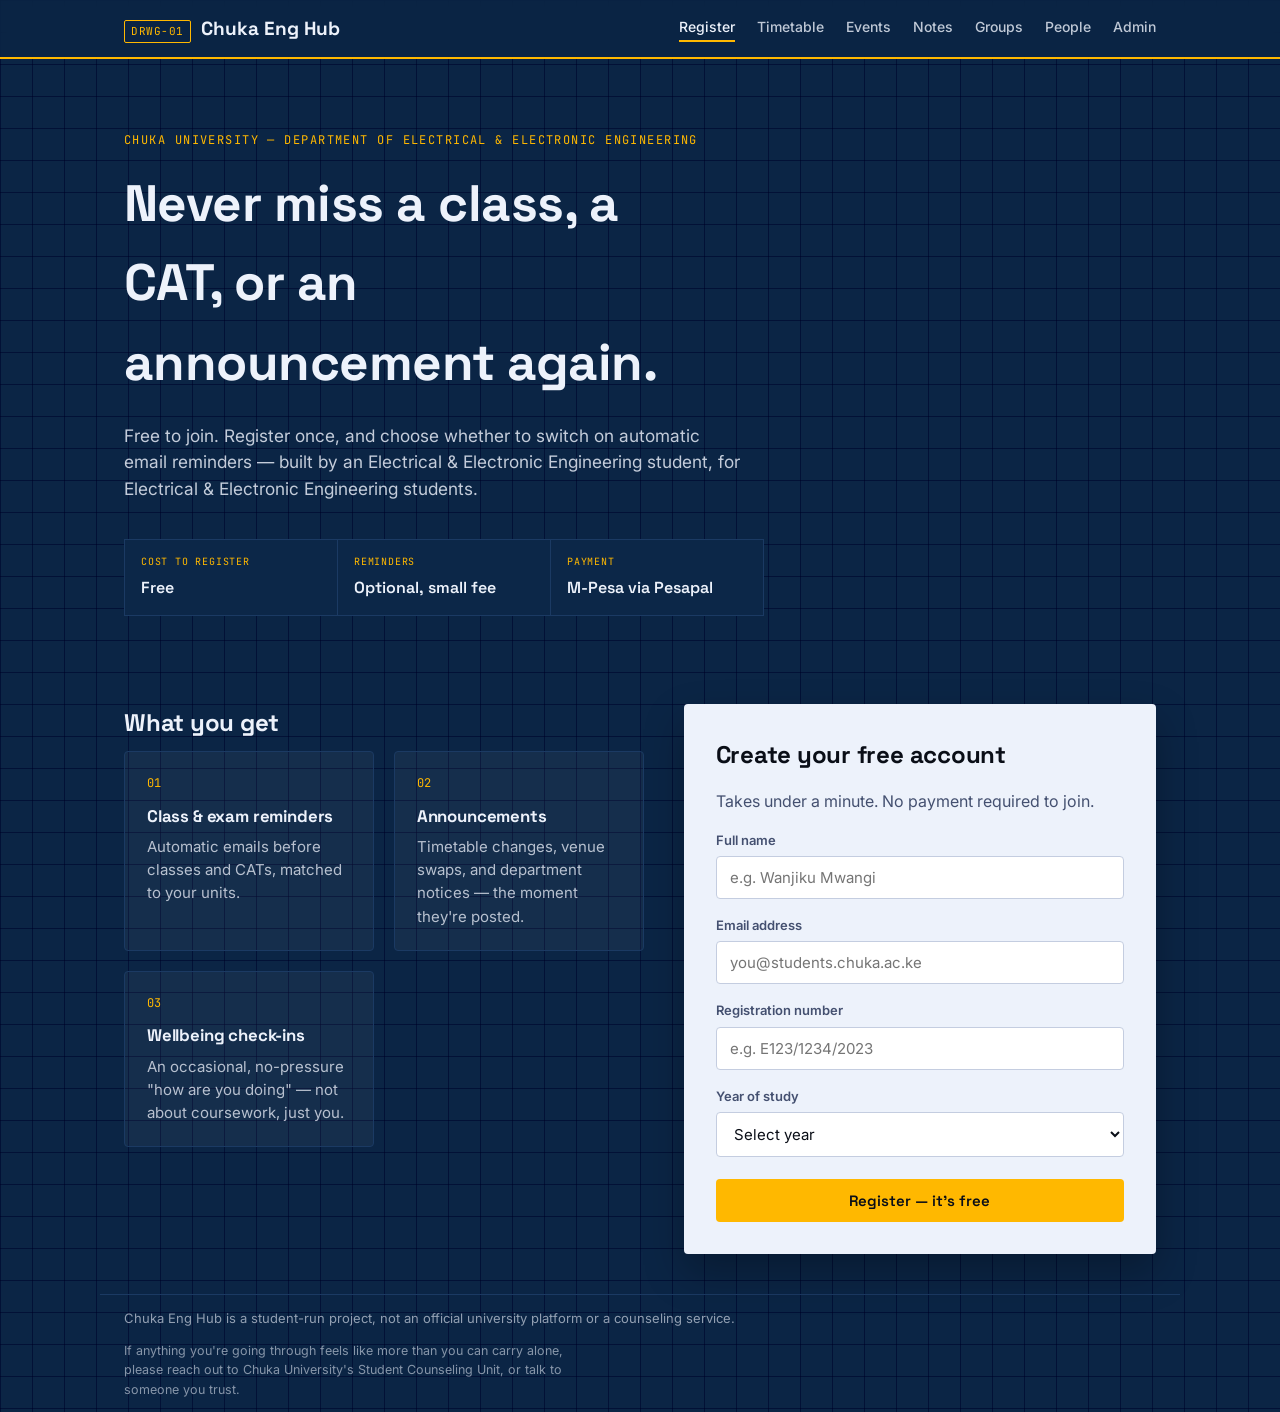
<file: index.html>
<!DOCTYPE html>
<html lang="en">
<head>
<meta charset="UTF-8">
<meta name="viewport" content="width=device-width, initial-scale=1.0">
<title>Chuka Eng Hub — Class reminders &amp; announcements</title>
<meta name="description" content="Free registration for Chuka University Electrical &amp; Electronic Engineering students. Optional automatic class reminders, exam timetables, announcements and wellbeing check-ins.">
<link rel="stylesheet" href="style.css">

<!-- PWA -->
<link rel="manifest" href="manifest.webmanifest">
<meta name="theme-color" content="#0B2545">
<link rel="icon" type="image/png" sizes="32x32" href="icons/favicon-32.png">
<link rel="icon" type="image/png" sizes="16x16" href="icons/favicon-16.png">
<link rel="apple-touch-icon" href="icons/apple-touch-icon.png">
<meta name="apple-mobile-web-app-capable" content="yes">
<meta name="apple-mobile-web-app-status-bar-style" content="black-translucent">
<meta name="apple-mobile-web-app-title" content="Chuka Hub">
</head>
<body>

<header class="title-block">
  <div class="title-block-inner">
    <div class="mark">
      <span class="drwg-no">DRWG-01</span>
      <span class="name">Chuka Eng Hub</span>
    </div>
    <nav>
      <a href="index.html" class="active">Register</a>
      <a href="timetable.html">Timetable</a>
      <a href="events.html">Events</a>
      <a href="notes.html">Notes</a>
      <a href="groups.html">Groups</a>
      <a href="personnel.html">People</a>
      <a href="admin.html">Admin</a>
    </nav>
  </div>
</header>

<main class="wrap">

  <section class="hero">
    <div class="field-label">Chuka University — Department of Electrical &amp; Electronic Engineering</div>
    <h1>Never miss a class, a CAT, or an announcement again.</h1>
    <p class="lede">
      Free to join. Register once, and choose whether to switch on automatic
      email reminders — built by an Electrical &amp; Electronic Engineering student, for Electrical &amp; Electronic Engineering students.
    </p>

    <div class="hero-specs">
      <div><span class="k">Cost to register</span><span class="v">Free</span></div>
      <div><span class="k">Reminders</span><span class="v">Optional, small fee</span></div>
      <div><span class="k">Payment</span><span class="v">M-Pesa via Pesapal</span></div>
    </div>
  </section>

  <section class="two-col">
    <div>
      <h2 style="color:var(--paper)">What you get</h2>
      <div class="grid-3">
        <div class="feature">
          <span class="num">01</span>
          <h3>Class &amp; exam reminders</h3>
          <p>Automatic emails before classes and CATs, matched to your units.</p>
        </div>
        <div class="feature">
          <span class="num">02</span>
          <h3>Announcements</h3>
          <p>Timetable changes, venue swaps, and department notices — the moment they're posted.</p>
        </div>
        <div class="feature">
          <span class="num">03</span>
          <h3>Wellbeing check-ins</h3>
          <p>An occasional, no-pressure "how are you doing" — not about coursework, just you.</p>
        </div>
      </div>
    </div>

    <div class="panel" id="register-panel">
      <h2>Create your free account</h2>
      <p>Takes under a minute. No payment required to join.</p>

      <form id="register-form">
        <label for="name">Full name</label>
        <input id="name" name="name" type="text" required placeholder="e.g. Wanjiku Mwangi">

        <label for="email">Email address</label>
        <input id="email" name="email" type="email" required placeholder="you@students.chuka.ac.ke">

        <label for="regNumber">Registration number</label>
        <input id="regNumber" name="regNumber" type="text" required placeholder="e.g. E123/1234/2023">

        <label for="year">Year of study</label>
        <input type="hidden" id="programme" name="programme" value="Electrical &amp; Electronic Engineering">
        <select id="year" name="year" required>
          <option value="" disabled selected>Select year</option>
          <option value="First Year">First Year</option>
          <option value="Second Year">Second Year</option>
          <option value="Third Year">Third Year</option>
          <option value="Fourth Year">Fourth Year</option>
          <option value="Fifth Year">Fifth Year</option>
        </select>

        <button type="submit" class="btn btn-primary btn-block" id="register-btn">Register — it's free</button>
        <div class="msg" id="register-msg"></div>
      </form>

      <div id="post-register" style="display:none; margin-top:24px; border-top:1px solid #DCE3F0; padding-top:20px;">
        <p style="margin-top:0;"><strong>You're registered.</strong> Want automatic reminders too?</p>
        <button class="btn btn-ghost btn-block" id="activate-btn">Activate reminders (optional, small fee)</button>
        <p class="support-note">You can skip this — you'll still see the public timetable and events pages.</p>
      </div>
    </div>
  </section>

</main>

<footer class="wrap">
  <p>Chuka Eng Hub is a student-run project, not an official university platform or a counseling service.</p>
  <p class="support-note">If anything you're going through feels like more than you can carry alone, please reach out to Chuka University's Student Counseling Unit, or talk to someone you trust.</p>
</footer>

<script src="app.js"></script>
<script>
  const form = document.getElementById("register-form");
  const msg = document.getElementById("register-msg");
  const btn = document.getElementById("register-btn");
  const postRegister = document.getElementById("post-register");
  let registeredEmail = "";

  form.addEventListener("submit", async (e) => {
    e.preventDefault();
    btn.disabled = true;
    btn.textContent = "Registering...";

    const payload = {
      name: form.name.value.trim(),
      email: form.email.value.trim().toLowerCase(),
      regNumber: form.regNumber.value.trim(),
      programme: form.programme.value.trim(),
      year: form.year.value
    };

    try {
      const result = await callBackend("register", payload);
      if (result.success) {
        showMsg(msg, "You're in! Check your email for confirmation.", true);
        registeredEmail = payload.email;
        postRegister.style.display = "block";
        form.style.display = "none";
      } else {
        showMsg(msg, result.error || "Something went wrong. Try again.", false);
      }
    } catch (err) {
      showMsg(msg, "Couldn't reach the server. Check your connection and try again.", false);
    } finally {
      btn.disabled = false;
      btn.textContent = "Register — it's free";
    }
  });

  document.getElementById("activate-btn").addEventListener("click", async () => {
    const activateBtn = document.getElementById("activate-btn");
    activateBtn.disabled = true;
    activateBtn.textContent = "Redirecting to payment...";
    try {
      const result = await callBackend("initiatePayment", { email: registeredEmail });
      if (result.success && result.redirectUrl) {
        window.location.href = result.redirectUrl;
      } else {
        activateBtn.disabled = false;
        activateBtn.textContent = "Activate reminders (optional, small fee)";
        alert(result.error || "Couldn't start payment. Try again shortly.");
      }
    } catch (err) {
      activateBtn.disabled = false;
      activateBtn.textContent = "Activate reminders (optional, small fee)";
      alert("Couldn't reach the server.");
    }
  });
</script>
</body>
</html>
</file>
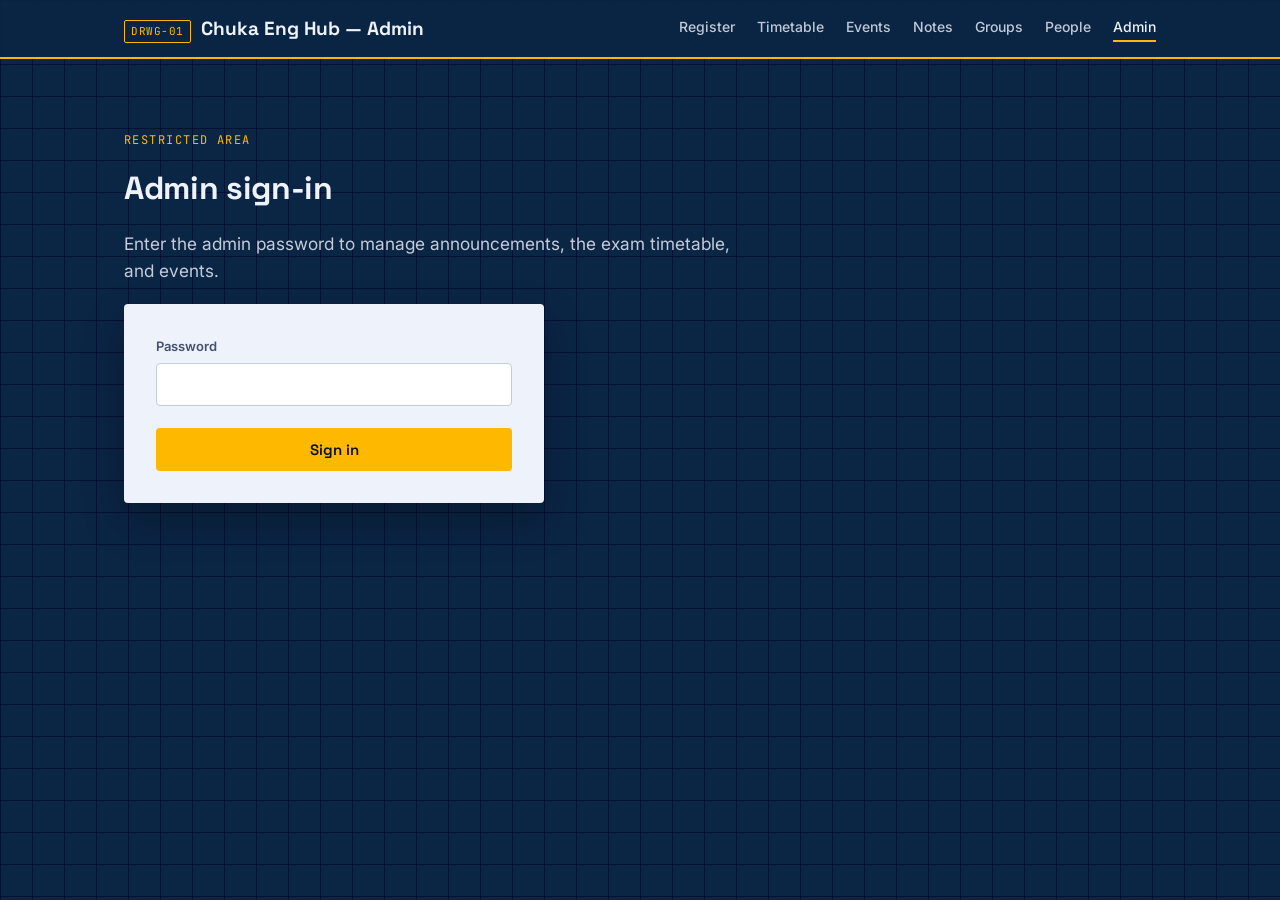
<file: admin.html>
<!DOCTYPE html>
<html lang="en">
<head>
<meta charset="UTF-8">
<meta name="viewport" content="width=device-width, initial-scale=1.0">
<title>Admin — Chuka Eng Hub</title>
<link rel="stylesheet" href="style.css">

<!-- PWA -->
<link rel="manifest" href="manifest.webmanifest">
<meta name="theme-color" content="#0B2545">
<link rel="icon" type="image/png" sizes="32x32" href="icons/favicon-32.png">
<link rel="icon" type="image/png" sizes="16x16" href="icons/favicon-16.png">
<link rel="apple-touch-icon" href="icons/apple-touch-icon.png">
<meta name="apple-mobile-web-app-capable" content="yes">
<meta name="apple-mobile-web-app-status-bar-style" content="black-translucent">
<meta name="apple-mobile-web-app-title" content="Chuka Hub">
</head>
<body>

<header class="title-block">
  <div class="title-block-inner">
    <div class="mark">
      <span class="drwg-no">DRWG-01</span>
      <span class="name">Chuka Eng Hub — Admin</span>
    </div>
    <nav>
      <a href="index.html">Register</a>
      <a href="timetable.html">Timetable</a>
      <a href="events.html">Events</a>
      <a href="notes.html">Notes</a>
      <a href="groups.html">Groups</a>
      <a href="personnel.html">People</a>
      <a href="admin.html" class="active">Admin</a>
    </nav>
  </div>
</header>

<main class="wrap">

  <section id="signin-section" class="hero" style="padding-bottom:0;">
    <div class="field-label">Restricted area</div>
    <h1 style="font-size:2rem;">Admin sign-in</h1>
    <p class="lede">Enter the admin password to manage announcements, the exam timetable, and events.</p>

    <div class="panel" style="max-width:420px; margin-top:20px;">
      <form id="password-form">
        <label for="admin-password">Password</label>
        <input id="admin-password" type="password" required autocomplete="current-password">
        <button class="btn btn-primary btn-block" type="submit">Sign in</button>
        <div class="msg" id="signin-msg"></div>
      </form>
    </div>
  </section>

  <section id="admin-section" style="display:none;">
    <p style="color:rgba(237,242,251,0.75);">Signed in as admin.
      <button id="logout-btn" class="btn-ghost" style="border:none; text-decoration:underline; background:none; cursor:pointer; padding:0; color:inherit; font-family:inherit;">Sign out</button>
    </p>

    <div class="panel" style="margin-top:20px;">
      <h2 style="margin-bottom:4px;">Manage classes</h2>
      <p style="margin-top:0; font-size:14px;">Add each class (e.g. "EEE Y2A", "EEE Y3B") once here — it then shows
        up as an option everywhere below: the weekly timetable, exam entries, events, groups, and the
        leadership/lecturer directory.</p>
      <form id="class-add-form" class="two-col" style="align-items:end;">
        <div>
          <label for="cls-name">Class name</label>
          <input id="cls-name" required type="text" placeholder="e.g. EEE Y2A">
        </div>
        <div>
          <button class="btn btn-primary" type="submit" style="margin-top:22px;">Add class</button>
        </div>
      </form>
      <div class="msg" id="class-add-msg"></div>
      <div id="classes-list" style="margin-top:14px; font-size:14px; color:var(--ink-soft);">Loading classes...</div>
    </div>

    <div class="grid-3" style="align-items:stretch; margin-top:24px;">

      <div class="panel">
        <h2>Post an announcement</h2>
        <form id="announcement-form">
          <label for="a-title">Title</label>
          <input id="a-title" required type="text" placeholder="e.g. CAT 2 postponed">

          <label for="a-body">Message</label>
          <textarea id="a-body" required placeholder="Full announcement text sent to all activated members."></textarea>

          <button class="btn btn-primary btn-block" type="submit">Send announcement now</button>
          <div class="msg" id="announcement-msg"></div>
        </form>
      </div>

      <div class="panel">
        <h2>Add class timetable entry</h2>
        <p style="margin-top:0; font-size:13px;">Repeats weekly on the selected day.</p>
        <form id="class-form">
          <label for="c-class">Class</label>
          <select id="c-class" required></select>

          <label for="c-day">Day</label>
          <select id="c-day" required>
            <option value="" disabled selected>Select day</option>
            <option value="Monday">Monday</option>
            <option value="Tuesday">Tuesday</option>
            <option value="Wednesday">Wednesday</option>
            <option value="Thursday">Thursday</option>
            <option value="Friday">Friday</option>
            <option value="Saturday">Saturday</option>
          </select>

          <label for="c-code">Unit code</label>
          <input id="c-code" required type="text" placeholder="e.g. EEE 2201">

          <label for="c-name">Unit name</label>
          <input id="c-name" required type="text" placeholder="e.g. Circuit Theory II">

          <label for="c-time">Time</label>
          <input id="c-time" required type="time">

          <label for="c-venue">Venue</label>
          <input id="c-venue" required type="text" placeholder="e.g. ETB 3">

          <label for="c-lecturer">Lecturer (optional)</label>
          <input id="c-lecturer" type="text" placeholder="e.g. Dr. Kamau">

          <button class="btn btn-primary btn-block" type="submit">Add to class timetable</button>
          <div class="msg" id="class-msg"></div>
        </form>
      </div>

      <div class="panel">
        <h2>Add exam timetable entry</h2>
        <form id="exam-form">
          <label for="e-class">Class (optional)</label>
          <select id="e-class"></select>

          <label for="e-code">Unit code</label>
          <input id="e-code" required type="text" placeholder="e.g. EEE 2201">

          <label for="e-name">Unit name</label>
          <input id="e-name" required type="text" placeholder="e.g. Circuit Theory II">

          <label for="e-date">Date</label>
          <input id="e-date" required type="date">

          <label for="e-time">Time</label>
          <input id="e-time" required type="time">

          <label for="e-venue">Venue</label>
          <input id="e-venue" required type="text" placeholder="e.g. ETB 3">

          <label for="e-notes">Notes (optional)</label>
          <input id="e-notes" type="text" placeholder="e.g. Bring calculator">

          <button class="btn btn-primary btn-block" type="submit">Add to timetable</button>
          <div class="msg" id="exam-msg"></div>
        </form>
      </div>

    </div>

    <div class="panel" style="margin-top:24px;">
      <h2>Add event</h2>
      <form id="event-form">
        <div class="two-col">
          <div>
            <label for="ev-class">Class (optional)</label>
            <select id="ev-class"></select>

            <label for="ev-name">Event name</label>
            <input id="ev-name" required type="text" placeholder="e.g. Engineering Career Fair">

            <label for="ev-date">Date</label>
            <input id="ev-date" required type="date">

            <label for="ev-time">Time (optional)</label>
            <input id="ev-time" type="time">
          </div>
          <div>
            <label for="ev-location">Location</label>
            <input id="ev-location" required type="text" placeholder="e.g. ETB Grounds">

            <label for="ev-description">Description</label>
            <textarea id="ev-description" required placeholder="Short description shown on the events page."></textarea>

            <label style="display:flex; align-items:center; gap:8px; margin-top:14px;">
              <input type="checkbox" id="ev-notify" style="width:auto;">
              <span style="font-weight:500;">Email activated members about this event</span>
            </label>
          </div>
        </div>
        <button class="btn btn-primary btn-block" type="submit">Publish event</button>
        <div class="msg" id="event-msg"></div>
      </form>
    </div>
    <div class="panel" style="margin-top:24px;">
      <h2>Add note / document</h2>
      <p style="margin-top:0;">Host the actual file on Google Drive (set sharing to "Anyone with the link can view"), then paste that link below — only the link and details are stored here.</p>
      <form id="document-form">
        <div class="two-col">
          <div>
            <label for="d-title">Title</label>
            <input id="d-title" required type="text" placeholder="e.g. Circuit Theory II — CAT 1 2025">

            <label for="d-unit">Unit</label>
            <input id="d-unit" type="text" placeholder="e.g. EEE 2201">

            <label for="d-year">Year</label>
            <select id="d-year">
              <option value="">Not year-specific</option>
              <option value="First Year">First Year</option>
              <option value="Second Year">Second Year</option>
              <option value="Third Year">Third Year</option>
              <option value="Fourth Year">Fourth Year</option>
              <option value="Fifth Year">Fifth Year</option>
            </select>
          </div>
          <div>
            <label for="d-description">Description</label>
            <textarea id="d-description" placeholder="Short description shown on the notes page."></textarea>

            <label for="d-link">File link (Google Drive, etc.)</label>
            <input id="d-link" required type="url" placeholder="https://drive.google.com/...">
          </div>
        </div>
        <button class="btn btn-primary btn-block" type="submit">Publish document</button>
        <div class="msg" id="document-msg"></div>
      </form>
    </div>
    <div class="panel" style="margin-top:24px;">
      <h2>Add leadership / lecturer</h2>
      <p style="margin-top:0;">Host the photo on Google Drive or any public image host, then paste the direct image link below.</p>
      <form id="personnel-form">
        <div class="two-col">
          <div>
            <label for="p-class">Class (optional)</label>
            <select id="p-class"></select>

            <label for="p-name">Name</label>
            <input id="p-name" required type="text" placeholder="e.g. Dr. Kamau">

            <label for="p-role">Role / title</label>
            <input id="p-role" required type="text" placeholder="e.g. Class President / Lecturer, Circuit Theory II">

            <label for="p-category">Category</label>
            <select id="p-category" required>
              <option value="" disabled selected>Select category</option>
              <option value="Leadership">Class Leadership</option>
              <option value="Lecturer">Lecturer</option>
            </select>

            <label for="p-photo">Photo URL (optional)</label>
            <input id="p-photo" type="url" placeholder="https://...">
          </div>
          <div>
            <label for="p-email">Email (optional)</label>
            <input id="p-email" type="email" placeholder="name@chuka.ac.ke">

            <label for="p-phone">Phone (optional)</label>
            <input id="p-phone" type="text" placeholder="e.g. 07XX XXX XXX">

            <label for="p-details">Office / other details (optional)</label>
            <textarea id="p-details" placeholder="e.g. Office: ETB 210, Consultation hours: Tue 2-4pm"></textarea>
          </div>
        </div>
        <button class="btn btn-primary btn-block" type="submit">Add to directory</button>
        <div class="msg" id="personnel-msg"></div>
      </form>
    </div>
  </section>

</main>

<script src="app.js"></script>
<script>
  let adminPassword = null;

  // Restore session for this tab only (cleared on close) so a refresh
  // doesn't force re-entering the password every time.
  adminPassword = sessionStorage.getItem("cehAdminPw");
  if (adminPassword) showAdminSection();

  document.getElementById("password-form").addEventListener("submit", async (e) => {
    e.preventDefault();
    const msg = document.getElementById("signin-msg");
    const pw = document.getElementById("admin-password").value;
    const result = await callBackend("verifyAdmin", { password: pw });
    if (result.success) {
      adminPassword = pw;
      sessionStorage.setItem("cehAdminPw", pw);
      showAdminSection();
    } else {
      showMsg(msg, result.error || "Incorrect password.", false);
    }
  });

  document.getElementById("logout-btn").addEventListener("click", () => {
    sessionStorage.removeItem("cehAdminPw");
    adminPassword = null;
    document.getElementById("admin-section").style.display = "none";
    document.getElementById("signin-section").style.display = "block";
    document.getElementById("admin-password").value = "";
  });

  function showAdminSection() {
    document.getElementById("signin-section").style.display = "none";
    document.getElementById("admin-section").style.display = "block";
    refreshClasses();
  }

  // ---- Classes ----
  async function refreshClasses() {
    const classes = await fetchClasses();

    populateClassSelect(document.getElementById("c-class"), classes, "require");
    populateClassSelect(document.getElementById("e-class"), classes, "optional");
    populateClassSelect(document.getElementById("ev-class"), classes, "optional");
    populateClassSelect(document.getElementById("p-class"), classes, "optional");

    const list = document.getElementById("classes-list");
    list.innerHTML = classes.length
      ? classes.map(c => `<span style="display:inline-block; background:rgba(11,37,69,0.06); border-radius:999px; padding:4px 12px; margin:0 6px 6px 0;">${c}</span>`).join("")
      : "No classes added yet — add the first one above.";
  }

  document.getElementById("class-add-form").addEventListener("submit", async (e) => {
    e.preventDefault();
    const msg = document.getElementById("class-add-msg");
    const result = await callBackend("addClass", {
      password: adminPassword,
      className: document.getElementById("cls-name").value.trim()
    });
    showMsg(msg, result.success ? "Class added." : (result.error || "Failed to add."), result.success);
    if (result.success) {
      e.target.reset();
      refreshClasses();
    }
  });

  // ---- Announcement ----
  document.getElementById("announcement-form").addEventListener("submit", async (e) => {
    e.preventDefault();
    const msg = document.getElementById("announcement-msg");
    const result = await callBackend("postAnnouncement", {
      password: adminPassword,
      title: document.getElementById("a-title").value.trim(),
      body: document.getElementById("a-body").value.trim()
    });
    showMsg(msg, result.success ? "Announcement sent." : (result.error || "Failed to send."), result.success);
    if (result.success) e.target.reset();
  });

  // ---- Class timetable ----
  document.getElementById("class-form").addEventListener("submit", async (e) => {
    e.preventDefault();
    const msg = document.getElementById("class-msg");
    const result = await callBackend("addClassEntry", {
      password: adminPassword,
      className: document.getElementById("c-class").value,
      day: document.getElementById("c-day").value,
      unitCode: document.getElementById("c-code").value.trim(),
      unitName: document.getElementById("c-name").value.trim(),
      time: document.getElementById("c-time").value,
      venue: document.getElementById("c-venue").value.trim(),
      lecturer: document.getElementById("c-lecturer").value.trim()
    });
    showMsg(msg, result.success ? "Added to class timetable." : (result.error || "Failed to add."), result.success);
    if (result.success) e.target.reset();
  });

  // ---- Exam timetable ----
  document.getElementById("exam-form").addEventListener("submit", async (e) => {
    e.preventDefault();
    const msg = document.getElementById("exam-msg");
    const result = await callBackend("addExamEntry", {
      password: adminPassword,
      className: document.getElementById("e-class").value,
      unitCode: document.getElementById("e-code").value.trim(),
      unitName: document.getElementById("e-name").value.trim(),
      date: document.getElementById("e-date").value,
      time: document.getElementById("e-time").value,
      venue: document.getElementById("e-venue").value.trim(),
      notes: document.getElementById("e-notes").value.trim()
    });
    showMsg(msg, result.success ? "Added to timetable." : (result.error || "Failed to add."), result.success);
    if (result.success) e.target.reset();
  });

  // ---- Event ----
  document.getElementById("event-form").addEventListener("submit", async (e) => {
    e.preventDefault();
    const msg = document.getElementById("event-msg");
    const result = await callBackend("addEvent", {
      password: adminPassword,
      className: document.getElementById("ev-class").value,
      eventName: document.getElementById("ev-name").value.trim(),
      date: document.getElementById("ev-date").value,
      time: document.getElementById("ev-time").value,
      location: document.getElementById("ev-location").value.trim(),
      description: document.getElementById("ev-description").value.trim(),
      notifyMembers: document.getElementById("ev-notify").checked
    });
    showMsg(msg, result.success ? "Event published." : (result.error || "Failed to publish."), result.success);
    if (result.success) e.target.reset();
  });

  // ---- Document ----
  document.getElementById("document-form").addEventListener("submit", async (e) => {
    e.preventDefault();
    const msg = document.getElementById("document-msg");
    const result = await callBackend("addDocument", {
      password: adminPassword,
      title: document.getElementById("d-title").value.trim(),
      unit: document.getElementById("d-unit").value.trim(),
      year: document.getElementById("d-year").value,
      description: document.getElementById("d-description").value.trim(),
      fileLink: document.getElementById("d-link").value.trim()
    });
    showMsg(msg, result.success ? "Document published." : (result.error || "Failed to publish."), result.success);
    if (result.success) e.target.reset();
  });

  // ---- Personnel ----
  document.getElementById("personnel-form").addEventListener("submit", async (e) => {
    e.preventDefault();
    const msg = document.getElementById("personnel-msg");
    const result = await callBackend("addPersonnel", {
      password: adminPassword,
      className: document.getElementById("p-class").value,
      name: document.getElementById("p-name").value.trim(),
      role: document.getElementById("p-role").value.trim(),
      category: document.getElementById("p-category").value,
      photoUrl: document.getElementById("p-photo").value.trim(),
      email: document.getElementById("p-email").value.trim(),
      phone: document.getElementById("p-phone").value.trim(),
      officeOrDetails: document.getElementById("p-details").value.trim()
    });
    showMsg(msg, result.success ? "Added to directory." : (result.error || "Failed to add."), result.success);
    if (result.success) e.target.reset();
  });
</script>
</body>
</html>
</file>
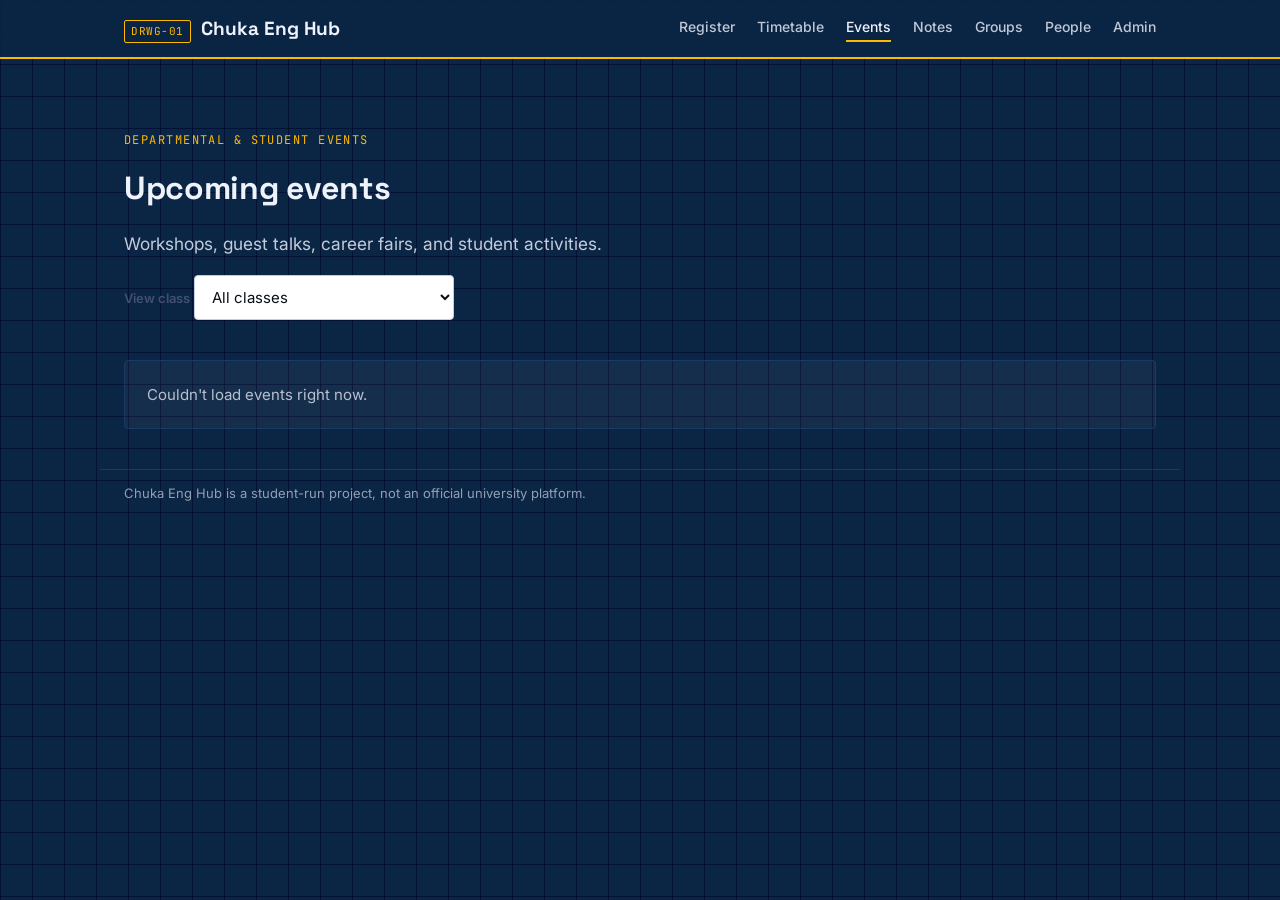
<file: events.html>
<!DOCTYPE html>
<html lang="en">
<head>
<meta charset="UTF-8">
<meta name="viewport" content="width=device-width, initial-scale=1.0">
<title>Events — Chuka Eng Hub</title>
<link rel="stylesheet" href="style.css">

<!-- PWA -->
<link rel="manifest" href="manifest.webmanifest">
<meta name="theme-color" content="#0B2545">
<link rel="icon" type="image/png" sizes="32x32" href="icons/favicon-32.png">
<link rel="icon" type="image/png" sizes="16x16" href="icons/favicon-16.png">
<link rel="apple-touch-icon" href="icons/apple-touch-icon.png">
<meta name="apple-mobile-web-app-capable" content="yes">
<meta name="apple-mobile-web-app-status-bar-style" content="black-translucent">
<meta name="apple-mobile-web-app-title" content="Chuka Hub">
</head>
<body>

<header class="title-block">
  <div class="title-block-inner">
    <div class="mark">
      <span class="drwg-no">DRWG-01</span>
      <span class="name">Chuka Eng Hub</span>
    </div>
    <nav>
      <a href="index.html">Register</a>
      <a href="timetable.html">Timetable</a>
      <a href="events.html" class="active">Events</a>
      <a href="notes.html">Notes</a>
      <a href="groups.html">Groups</a>
      <a href="personnel.html">People</a>
      <a href="admin.html">Admin</a>
    </nav>
  </div>
</header>

<main class="wrap">
  <section class="hero" style="padding-bottom:0;">
    <div class="field-label">Departmental &amp; student events</div>
    <h1 style="font-size:2rem;">Upcoming events</h1>
    <p class="lede">Workshops, guest talks, career fairs, and student activities.</p>
    <label for="events-class-filter" style="display:inline-block; margin-top:6px;">View class</label>
    <select id="events-class-filter" style="max-width:260px;"></select>
  </section>

  <section>
    <div class="grid-3" id="events-grid" style="margin-top:0;">
      <div class="feature"><p style="margin:0;">Loading events...</p></div>
    </div>
  </section>
</main>

<footer class="wrap">
  <p>Chuka Eng Hub is a student-run project, not an official university platform.</p>
</footer>

<script src="app.js"></script>
<script>
  async function loadEvents(classFilter = "") {
    const grid = document.getElementById("events-grid");
    try {
      const result = await callBackend("getEvents", { class: classFilter }, "GET");
      if (!result.success || !result.rows || result.rows.length === 0) {
        grid.innerHTML = `<div class="feature"><p style="margin:0;">No events published yet${classFilter ? " for this class" : ""} — check back soon.</p></div>`;
        return;
      }
      grid.innerHTML = result.rows.map(r => `
        <div class="feature">
          <span class="num mono">${formatDate(r.date)}${r.time ? " · " + r.time : ""}</span>
          <h3>${r.eventName || ""}</h3>
          <p>${r.description || ""}</p>
          <p style="margin-top:8px; opacity:0.8;">${r.location ? "📍 " + r.location : ""}</p>
          <p style="margin-top:8px; font-size:12px; color:var(--amber);">${r.className || "General / all classes"}</p>
        </div>
      `).join("");
    } catch (err) {
      grid.innerHTML = `<div class="feature"><p style="margin:0;">Couldn't load events right now.</p></div>`;
    }
  }

  async function initEventsClassFilter() {
    const classes = await fetchClasses();
    const select = document.getElementById("events-class-filter");
    populateClassSelect(select, classes, "filter");
    select.addEventListener("change", (e) => loadEvents(e.target.value));
  }

  initEventsClassFilter();
  loadEvents();
</script>
</body>
</html>
</file>
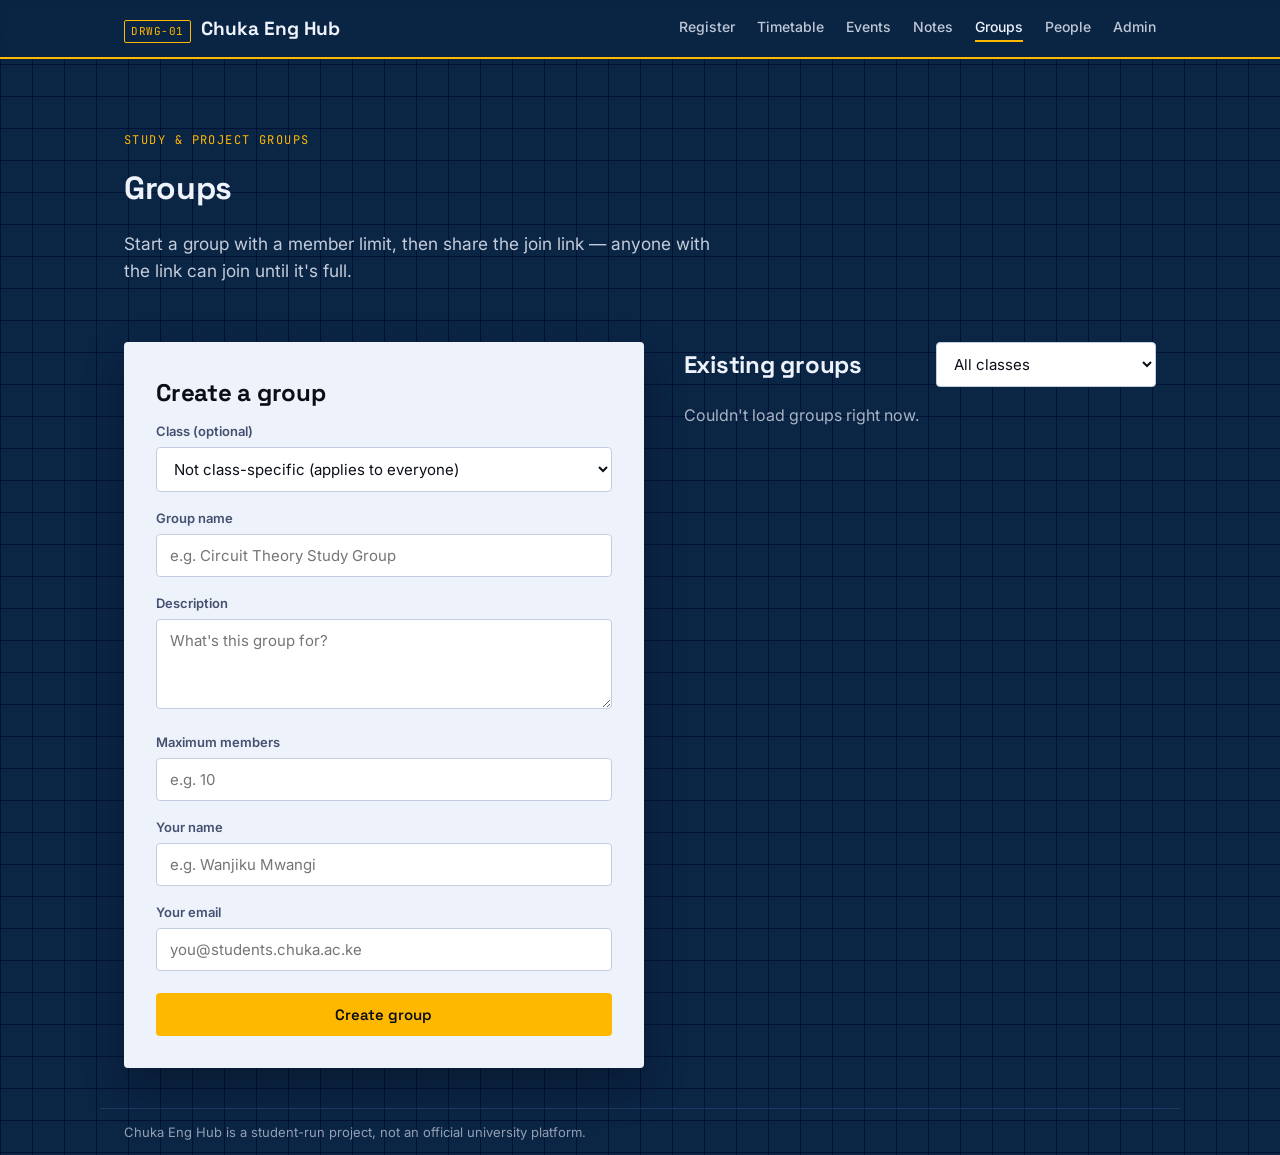
<file: groups.html>
<!DOCTYPE html>
<html lang="en">
<head>
<meta charset="UTF-8">
<meta name="viewport" content="width=device-width, initial-scale=1.0">
<title>Groups — Chuka Eng Hub</title>
<link rel="stylesheet" href="style.css">

<!-- PWA -->
<link rel="manifest" href="manifest.webmanifest">
<meta name="theme-color" content="#0B2545">
<link rel="icon" type="image/png" sizes="32x32" href="icons/favicon-32.png">
<link rel="icon" type="image/png" sizes="16x16" href="icons/favicon-16.png">
<link rel="apple-touch-icon" href="icons/apple-touch-icon.png">
<meta name="apple-mobile-web-app-capable" content="yes">
<meta name="apple-mobile-web-app-status-bar-style" content="black-translucent">
<meta name="apple-mobile-web-app-title" content="Chuka Hub">
</head>
<body>

<header class="title-block">
  <div class="title-block-inner">
    <div class="mark">
      <span class="drwg-no">DRWG-01</span>
      <span class="name">Chuka Eng Hub</span>
    </div>
    <nav>
      <a href="index.html">Register</a>
      <a href="timetable.html">Timetable</a>
      <a href="events.html">Events</a>
      <a href="notes.html">Notes</a>
      <a href="groups.html" class="active">Groups</a>
      <a href="personnel.html">People</a>
      <a href="admin.html">Admin</a>
    </nav>
  </div>
</header>

<main class="wrap">
  <section class="hero" style="padding-bottom:0;">
    <div class="field-label">Study &amp; project groups</div>
    <h1 style="font-size:2rem;">Groups</h1>
    <p class="lede">Start a group with a member limit, then share the join link — anyone with the link can join until it's full.</p>
  </section>

  <section class="two-col">
    <div class="panel">
      <h2>Create a group</h2>
      <form id="create-group-form">
        <label for="g-class">Class (optional)</label>
        <select id="g-class"></select>

        <label for="g-name">Group name</label>
        <input id="g-name" required type="text" placeholder="e.g. Circuit Theory Study Group">

        <label for="g-description">Description</label>
        <textarea id="g-description" placeholder="What's this group for?"></textarea>

        <label for="g-max">Maximum members</label>
        <input id="g-max" required type="number" min="2" max="500" placeholder="e.g. 10">

        <label for="g-your-name">Your name</label>
        <input id="g-your-name" required type="text" placeholder="e.g. Wanjiku Mwangi">

        <label for="g-your-email">Your email</label>
        <input id="g-your-email" required type="email" placeholder="you@students.chuka.ac.ke">

        <button class="btn btn-primary btn-block" type="submit">Create group</button>
        <div class="msg" id="create-msg"></div>
      </form>

      <div id="link-result" style="display:none; margin-top:20px; border-top:1px solid #DCE3F0; padding-top:18px;">
        <p style="margin-top:0;"><strong>Group created!</strong> Share this link so others can join:</p>
        <div class="copy-box">
          <input id="join-link-output" type="text" readonly>
          <button class="btn btn-ghost" id="copy-link-btn" type="button">Copy</button>
        </div>
      </div>
    </div>

    <div>
      <div style="display:flex; align-items:center; justify-content:space-between; flex-wrap:wrap; gap:10px;">
        <h2 style="color:var(--paper); margin:0;">Existing groups</h2>
        <select id="groups-class-filter" style="max-width:220px; margin:0;"></select>
      </div>
      <div id="groups-list" style="margin-top:12px;">
        <p style="color:rgba(237,242,251,0.7);">Loading groups...</p>
      </div>
    </div>
  </section>
</main>

<footer class="wrap">
  <p>Chuka Eng Hub is a student-run project, not an official university platform.</p>
</footer>

<script src="app.js"></script>
<script>
  document.getElementById("create-group-form").addEventListener("submit", async (e) => {
    e.preventDefault();
    const msg = document.getElementById("create-msg");
    const btn = e.target.querySelector("button[type=submit]");
    btn.disabled = true;
    btn.textContent = "Creating...";

    const result = await callBackend("createGroup", {
      className: document.getElementById("g-class").value,
      groupName: document.getElementById("g-name").value.trim(),
      description: document.getElementById("g-description").value.trim(),
      maxMembers: document.getElementById("g-max").value,
      creatorName: document.getElementById("g-your-name").value.trim(),
      creatorEmail: document.getElementById("g-your-email").value.trim()
    });

    btn.disabled = false;
    btn.textContent = "Create group";

    if (result.success) {
      showMsg(msg, "Group created — share the link below.", true);
      document.getElementById("join-link-output").value = result.joinLink;
      document.getElementById("link-result").style.display = "block";
      e.target.reset();
      loadGroups();
    } else {
      showMsg(msg, result.error || "Couldn't create the group.", false);
    }
  });

  document.getElementById("copy-link-btn").addEventListener("click", () => {
    const input = document.getElementById("join-link-output");
    input.select();
    navigator.clipboard.writeText(input.value).then(() => {
      const btn = document.getElementById("copy-link-btn");
      const original = btn.textContent;
      btn.textContent = "Copied!";
      setTimeout(() => btn.textContent = original, 1500);
    });
  });

  function groupCard(g) {
    const pct = Math.min(100, Math.round((g.memberCount / g.maxMembers) * 100));
    const full = g.memberCount >= g.maxMembers;
    return `
      <div class="feature" style="margin-bottom:14px;">
        <h3>${g.groupName}</h3>
        <p>${g.description || ""}</p>
        <div class="group-progress"><div class="group-progress-fill ${full ? "full" : ""}" style="width:${pct}%;"></div></div>
        <p style="margin:6px 0 12px; font-size:13px;">${g.memberCount} / ${g.maxMembers} members ${full ? "— full" : ""}</p>
        ${full ? "" : `<a class="btn btn-primary" style="padding:8px 16px; font-size:13px;" href="join-group.html?token=${g.joinToken}">Join group</a>`}
      </div>
    `;
  }

  async function loadGroups(classFilter = "") {
    const list = document.getElementById("groups-list");
    try {
      const result = await callBackend("getAllGroups", { class: classFilter }, "GET");
      const rows = (result.success && result.rows) ? result.rows : [];
      if (rows.length === 0) {
        list.innerHTML = `<p style="color:rgba(237,242,251,0.7);">No groups yet${classFilter ? " for this class" : ""} — be the first to create one.</p>`;
        return;
      }

      if (classFilter) {
        list.innerHTML = rows.map(groupCard).join("");
      } else {
        list.innerHTML = groupByClass(rows, "Open to everyone").map(bucket => `
          <h3 style="color:var(--paper); margin:18px 0 8px;">${bucket.label}</h3>
          ${bucket.rows.map(groupCard).join("")}
        `).join("");
      }
    } catch (err) {
      list.innerHTML = `<p style="color:rgba(237,242,251,0.7);">Couldn't load groups right now.</p>`;
    }
  }

  async function initClassControls() {
    const classes = await fetchClasses();
    populateClassSelect(document.getElementById("g-class"), classes, "optional");
    populateClassSelect(document.getElementById("groups-class-filter"), classes, "filter");
    document.getElementById("groups-class-filter").addEventListener("change", (e) => loadGroups(e.target.value));
  }

  initClassControls();
  loadGroups();
</script>
</body>
</html>
</file>
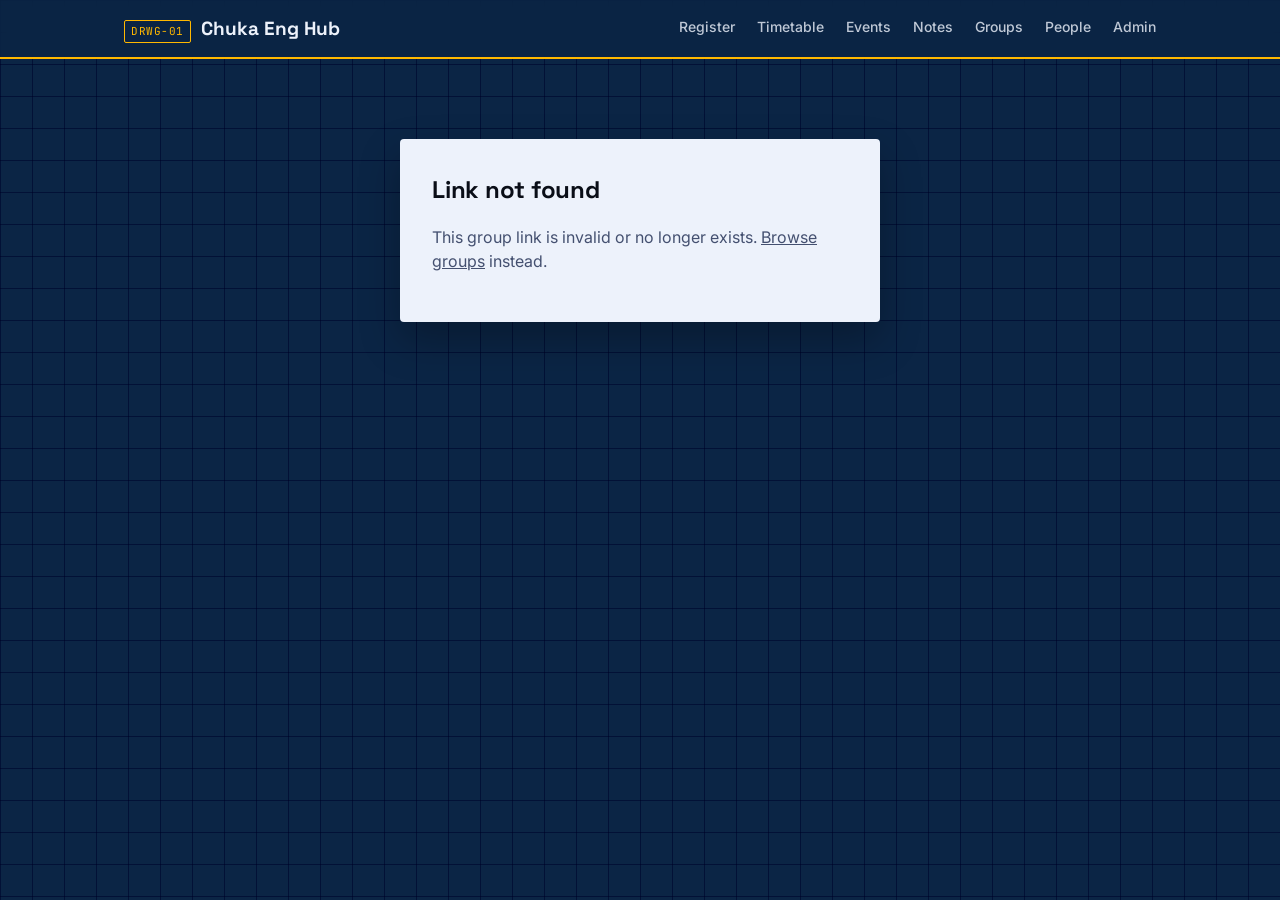
<file: join-group.html>
<!DOCTYPE html>
<html lang="en">
<head>
<meta charset="UTF-8">
<meta name="viewport" content="width=device-width, initial-scale=1.0">
<title>Join Group — Chuka Eng Hub</title>
<link rel="stylesheet" href="style.css">

<!-- PWA -->
<link rel="manifest" href="manifest.webmanifest">
<meta name="theme-color" content="#0B2545">
<link rel="icon" type="image/png" sizes="32x32" href="icons/favicon-32.png">
<link rel="icon" type="image/png" sizes="16x16" href="icons/favicon-16.png">
<link rel="apple-touch-icon" href="icons/apple-touch-icon.png">
<meta name="apple-mobile-web-app-capable" content="yes">
<meta name="apple-mobile-web-app-status-bar-style" content="black-translucent">
<meta name="apple-mobile-web-app-title" content="Chuka Hub">
</head>
<body>

<header class="title-block">
  <div class="title-block-inner">
    <div class="mark">
      <span class="drwg-no">DRWG-01</span>
      <span class="name">Chuka Eng Hub</span>
    </div>
    <nav>
      <a href="index.html">Register</a>
      <a href="timetable.html">Timetable</a>
      <a href="events.html">Events</a>
      <a href="notes.html">Notes</a>
      <a href="groups.html">Groups</a>
      <a href="personnel.html">People</a>
      <a href="admin.html">Admin</a>
    </nav>
  </div>
</header>

<main class="wrap">
  <section>
    <div class="panel" style="max-width:480px; margin:40px auto;">
      <div id="loading">
        <h2>Loading group...</h2>
      </div>

      <div id="group-info" style="display:none;">
        <h2 id="group-name"></h2>
        <p id="group-description" style="margin-top:0;"></p>
        <div class="group-progress"><div class="group-progress-fill" id="progress-fill"></div></div>
        <p id="member-count" style="font-size:13px;"></p>

        <form id="join-form" style="margin-top:20px;">
          <label for="j-name">Your name</label>
          <input id="j-name" required type="text" placeholder="e.g. Wanjiku Mwangi">

          <label for="j-email">Your email</label>
          <input id="j-email" required type="email" placeholder="you@students.chuka.ac.ke">

          <button class="btn btn-primary btn-block" type="submit">Join this group</button>
          <div class="msg" id="join-msg"></div>
        </form>
      </div>

      <div id="group-full" style="display:none;">
        <h2>This group is full</h2>
        <p>No more spots available right now. Check the <a href="groups.html">groups page</a> for other options, or start your own.</p>
      </div>

      <div id="group-error" style="display:none;">
        <h2>Link not found</h2>
        <p>This group link is invalid or no longer exists. <a href="groups.html">Browse groups</a> instead.</p>
      </div>
    </div>
  </section>
</main>

<script src="app.js"></script>
<script>
  const token = new URLSearchParams(window.location.search).get("token");

  async function loadGroup() {
    if (!token) {
      showState("group-error");
      return;
    }
    try {
      const result = await callBackend("getGroupInfo", { token }, "GET");
      if (!result.success) {
        showState("group-error");
        return;
      }
      if (result.isFull) {
        showState("group-full");
        return;
      }
      document.getElementById("group-name").textContent = result.groupName;
      document.getElementById("group-description").textContent = result.description || "";
      const pct = Math.round((result.memberCount / result.maxMembers) * 100);
      document.getElementById("progress-fill").style.width = pct + "%";
      document.getElementById("member-count").textContent = `${result.memberCount} / ${result.maxMembers} members`;
      showState("group-info");
    } catch (err) {
      showState("group-error");
    }
  }

  function showState(id) {
    ["loading", "group-info", "group-full", "group-error"].forEach(s => {
      document.getElementById(s).style.display = s === id ? "block" : "none";
    });
  }

  document.getElementById("join-form").addEventListener("submit", async (e) => {
    e.preventDefault();
    const msg = document.getElementById("join-msg");
    const btn = e.target.querySelector("button[type=submit]");
    btn.disabled = true;
    btn.textContent = "Joining...";

    const result = await callBackend("joinGroup", {
      token,
      name: document.getElementById("j-name").value.trim(),
      email: document.getElementById("j-email").value.trim()
    });

    btn.disabled = false;
    btn.textContent = "Join this group";

    if (result.success) {
      showMsg(msg, `You're in! ${result.memberCount} / ${result.maxMembers} members now.`, true);
      e.target.style.display = "none";
    } else {
      showMsg(msg, result.error || "Couldn't join the group.", false);
    }
  });

  loadGroup();
</script>
</body>
</html>
</file>
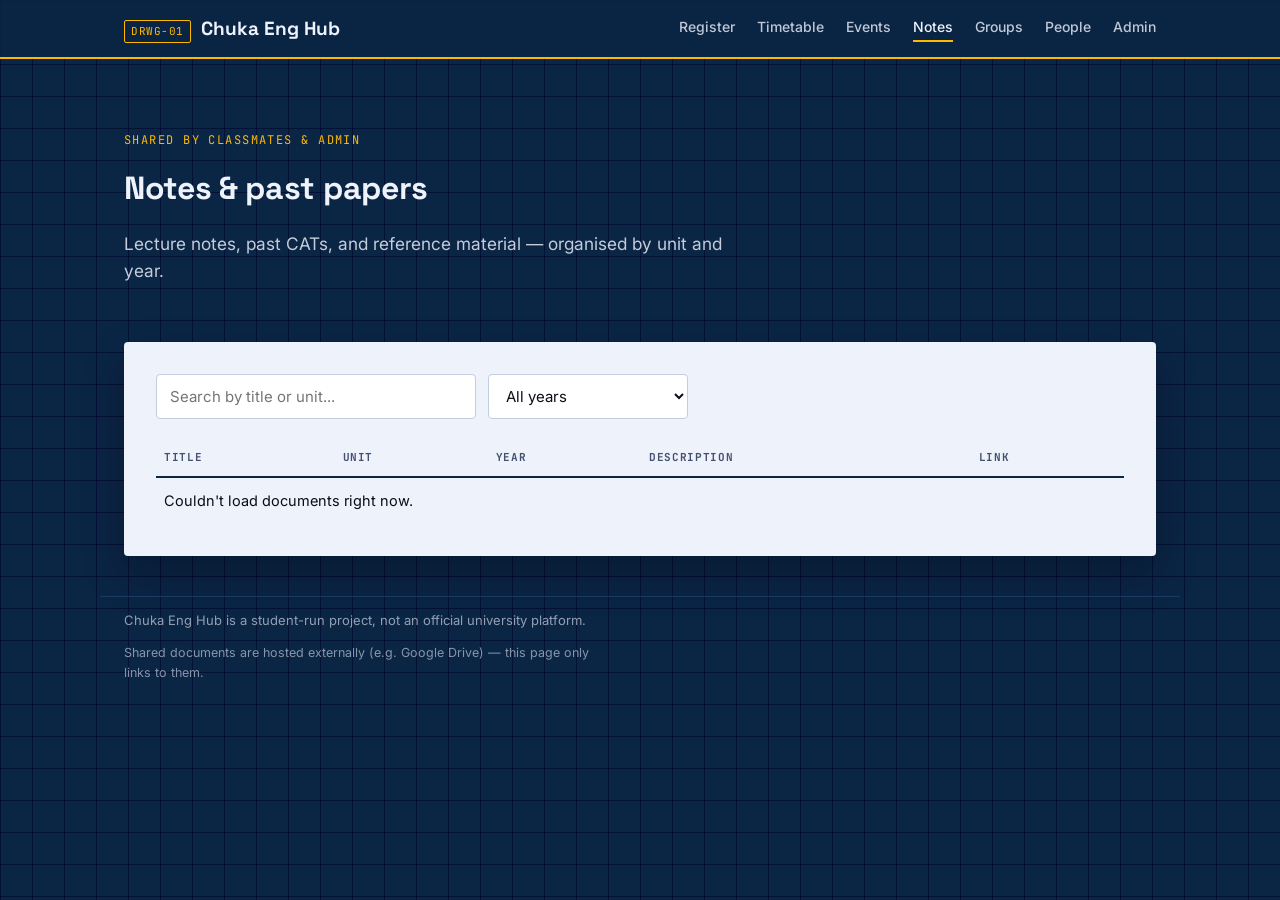
<file: notes.html>
<!DOCTYPE html>
<html lang="en">
<head>
<meta charset="UTF-8">
<meta name="viewport" content="width=device-width, initial-scale=1.0">
<title>Notes &amp; Documents — Chuka Eng Hub</title>
<link rel="stylesheet" href="style.css">

<!-- PWA -->
<link rel="manifest" href="manifest.webmanifest">
<meta name="theme-color" content="#0B2545">
<link rel="icon" type="image/png" sizes="32x32" href="icons/favicon-32.png">
<link rel="icon" type="image/png" sizes="16x16" href="icons/favicon-16.png">
<link rel="apple-touch-icon" href="icons/apple-touch-icon.png">
<meta name="apple-mobile-web-app-capable" content="yes">
<meta name="apple-mobile-web-app-status-bar-style" content="black-translucent">
<meta name="apple-mobile-web-app-title" content="Chuka Hub">
</head>
<body>

<header class="title-block">
  <div class="title-block-inner">
    <div class="mark">
      <span class="drwg-no">DRWG-01</span>
      <span class="name">Chuka Eng Hub</span>
    </div>
    <nav>
      <a href="index.html">Register</a>
      <a href="timetable.html">Timetable</a>
      <a href="events.html">Events</a>
      <a href="notes.html" class="active">Notes</a>
      <a href="groups.html">Groups</a>
      <a href="personnel.html">People</a>
      <a href="admin.html">Admin</a>
    </nav>
  </div>
</header>

<main class="wrap">
  <section class="hero" style="padding-bottom:0;">
    <div class="field-label">Shared by classmates &amp; admin</div>
    <h1 style="font-size:2rem;">Notes &amp; past papers</h1>
    <p class="lede">Lecture notes, past CATs, and reference material — organised by unit and year.</p>
  </section>

  <section>
    <div class="panel">
      <div style="display:flex; gap:12px; flex-wrap:wrap; margin-bottom:20px;">
        <input id="search-box" type="text" placeholder="Search by title or unit..." style="max-width:320px;">
        <select id="year-filter" style="max-width:200px;">
          <option value="">All years</option>
          <option value="First Year">First Year</option>
          <option value="Second Year">Second Year</option>
          <option value="Third Year">Third Year</option>
          <option value="Fourth Year">Fourth Year</option>
          <option value="Fifth Year">Fifth Year</option>
        </select>
      </div>

      <table id="docs-table">
        <thead>
          <tr><th>Title</th><th>Unit</th><th>Year</th><th>Description</th><th>Link</th></tr>
        </thead>
        <tbody id="docs-body">
          <tr><td colspan="5">Loading...</td></tr>
        </tbody>
      </table>
    </div>
  </section>
</main>

<footer class="wrap">
  <p>Chuka Eng Hub is a student-run project, not an official university platform.</p>
  <p class="support-note">Shared documents are hosted externally (e.g. Google Drive) — this page only links to them.</p>
</footer>

<script src="app.js"></script>
<script>
  let allDocs = [];

  async function loadDocuments() {
    const body = document.getElementById("docs-body");
    try {
      const result = await callBackend("getDocuments", {}, "GET");
      allDocs = (result.success && result.rows) ? result.rows : [];
      renderDocs();
    } catch (err) {
      body.innerHTML = `<tr><td colspan="5">Couldn't load documents right now.</td></tr>`;
    }
  }

  function renderDocs() {
    const body = document.getElementById("docs-body");
    const search = document.getElementById("search-box").value.trim().toLowerCase();
    const yearFilter = document.getElementById("year-filter").value;

    let rows = allDocs;
    if (search) {
      rows = rows.filter(d =>
        (d.title || "").toLowerCase().includes(search) ||
        (d.unit || "").toLowerCase().includes(search)
      );
    }
    if (yearFilter) {
      rows = rows.filter(d => d.year === yearFilter);
    }

    if (rows.length === 0) {
      body.innerHTML = `<tr><td colspan="5">No documents match yet.</td></tr>`;
      return;
    }

    body.innerHTML = rows.map(d => `
      <tr>
        <td>${d.title || ""}</td>
        <td class="unit-code">${d.unit || ""}</td>
        <td>${d.year || ""}</td>
        <td>${d.description || ""}</td>
        <td><a class="btn btn-ghost" style="padding:6px 14px; font-size:13px;" href="${d.fileLink}" target="_blank" rel="noopener noreferrer">Open</a></td>
      </tr>
    `).join("");
  }

  document.getElementById("search-box").addEventListener("input", renderDocs);
  document.getElementById("year-filter").addEventListener("change", renderDocs);

  loadDocuments();
</script>
</body>
</html>
</file>
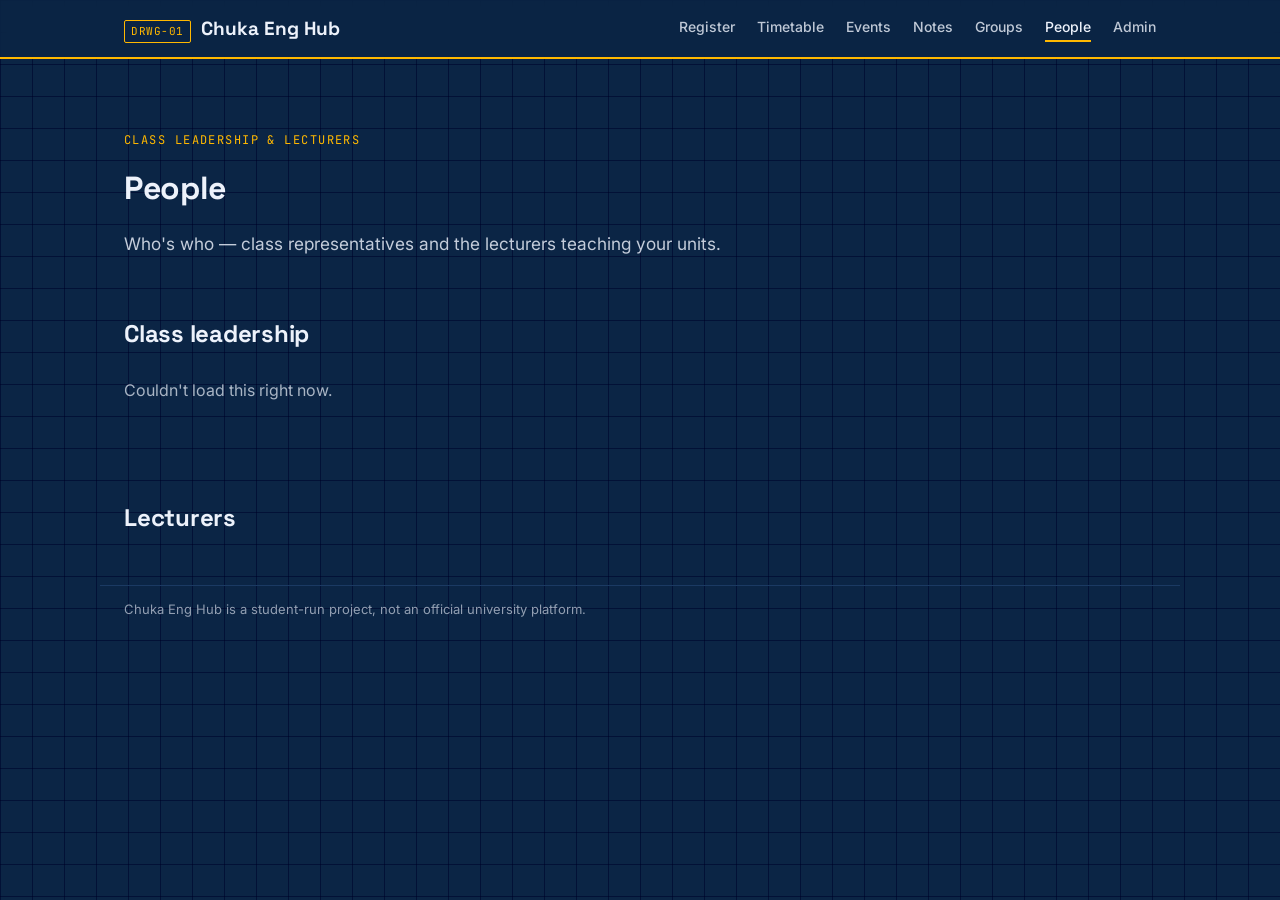
<file: personnel.html>
<!DOCTYPE html>
<html lang="en">
<head>
<meta charset="UTF-8">
<meta name="viewport" content="width=device-width, initial-scale=1.0">
<title>People — Chuka Eng Hub</title>
<link rel="stylesheet" href="style.css">
</head>
<body>

<header class="title-block">
  <div class="title-block-inner">
    <div class="mark">
      <span class="drwg-no">DRWG-01</span>
      <span class="name">Chuka Eng Hub</span>
    </div>
    <nav>
      <a href="index.html">Register</a>
      <a href="timetable.html">Timetable</a>
      <a href="events.html">Events</a>
      <a href="notes.html">Notes</a>
      <a href="groups.html">Groups</a>
      <a href="personnel.html" class="active">People</a>
      <a href="admin.html">Admin</a>
    </nav>
  </div>
</header>

<main class="wrap">
  <section class="hero" style="padding-bottom:0;">
    <div class="field-label">Class leadership &amp; lecturers</div>
    <h1 style="font-size:2rem;">People</h1>
    <p class="lede">Who's who — class representatives and the lecturers teaching your units.</p>
  </section>

  <section>
    <h2 style="color:var(--paper)">Class leadership</h2>
    <div class="grid-3" id="leadership-grid">
      <p style="color:rgba(237,242,251,0.7);">Loading...</p>
    </div>
  </section>

  <section>
    <h2 style="color:var(--paper)">Lecturers</h2>
    <div class="grid-3" id="lecturers-grid">
      <p style="color:rgba(237,242,251,0.7);">Loading...</p>
    </div>
  </section>
</main>

<footer class="wrap">
  <p>Chuka Eng Hub is a student-run project, not an official university platform.</p>
</footer>

<script src="app.js"></script>
<script>
  function personCard(p) {
    const imageHtml = p.photoUrl
      ? `<img class="avatar" src="${p.photoUrl}" alt="${p.name}" onerror="handleAvatarError(this, '${(p.name || "?").replace(/'/g, "")}')">`
      : `<div class="avatar-placeholder">${initials(p.name)}</div>`;

    return `
      <div class="feature">
        ${imageHtml}
        <h3 style="margin-bottom:2px;">${p.name || ""}</h3>
        <p style="margin:0 0 8px; color:var(--amber); font-size:13px; font-weight:600;">${p.role || ""}</p>
        ${p.email ? `<p class="contact-row">✉️ <a href="mailto:${p.email}">${p.email}</a></p>` : ""}
        ${p.phone ? `<p class="contact-row">📞 ${p.phone}</p>` : ""}
        ${p.officeOrDetails ? `<p class="contact-row">${p.officeOrDetails}</p>` : ""}
      </div>
    `;
  }

  function handleAvatarError(imgEl, name) {
    const placeholder = document.createElement("div");
    placeholder.className = "avatar-placeholder";
    placeholder.textContent = initials(name);
    imgEl.replaceWith(placeholder);
  }

  function initials(name) {
    if (!name) return "?";
    return name.trim().split(/\s+/).slice(0, 2).map(w => w[0].toUpperCase()).join("");
  }

  async function loadPersonnel() {
    const leadershipGrid = document.getElementById("leadership-grid");
    const lecturersGrid = document.getElementById("lecturers-grid");
    try {
      const result = await callBackend("getPersonnel", {}, "GET");
      if (!result.success) throw new Error();

      leadershipGrid.innerHTML = result.leadership.length
        ? result.leadership.map(personCard).join("")
        : `<p style="color:rgba(237,242,251,0.7);">No leadership entries added yet.</p>`;

      lecturersGrid.innerHTML = result.lecturers.length
        ? result.lecturers.map(personCard).join("")
        : `<p style="color:rgba(237,242,251,0.7);">No lecturer entries added yet.</p>`;
    } catch (err) {
      leadershipGrid.innerHTML = `<p style="color:rgba(237,242,251,0.7);">Couldn't load this right now.</p>`;
      lecturersGrid.innerHTML = "";
    }
  }

  loadPersonnel();
</script>
</body>
</html>
</file>
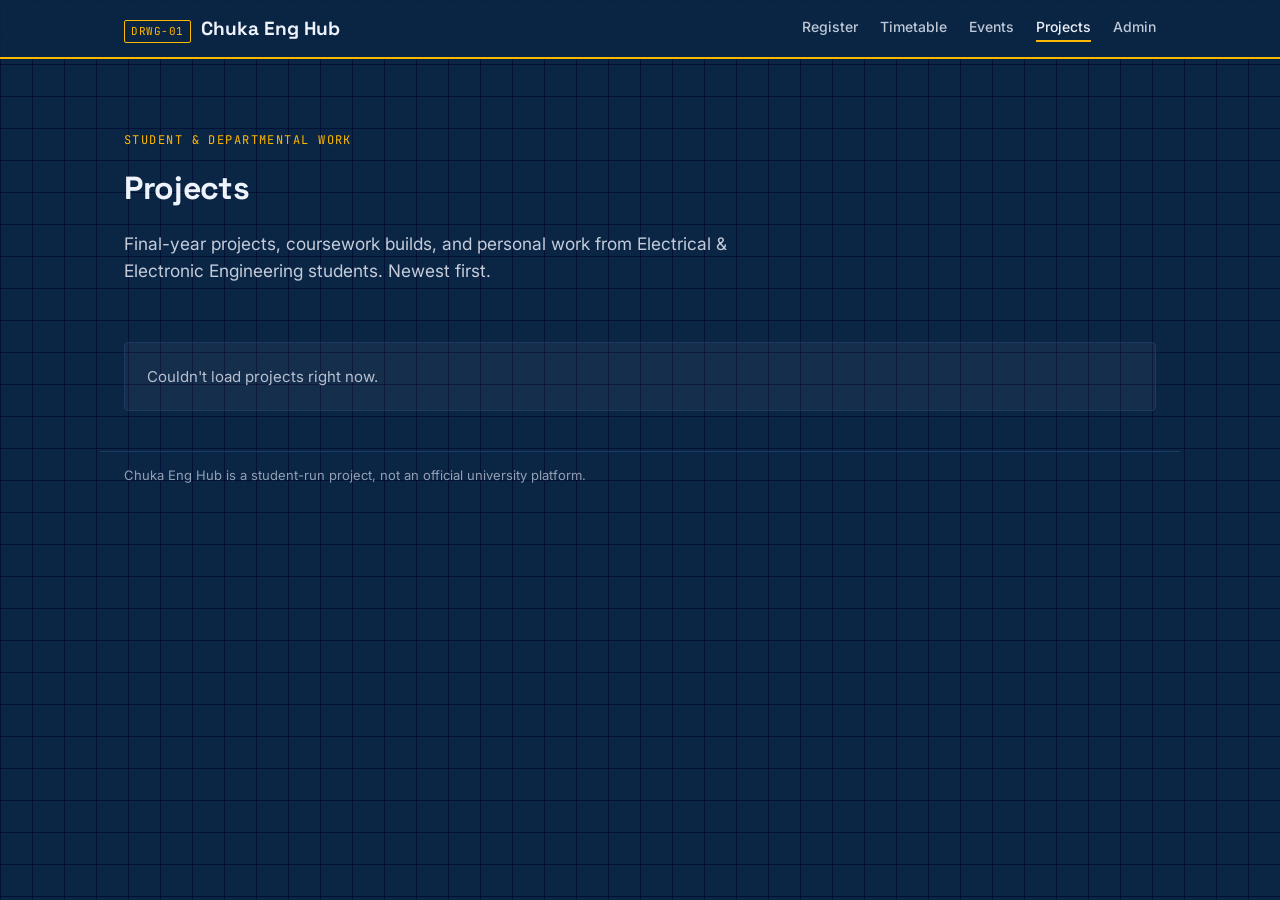
<file: projects.html>
<!DOCTYPE html>
<html lang="en">
<head>
<meta charset="UTF-8">
<meta name="viewport" content="width=device-width, initial-scale=1.0">
<title>Projects — Chuka Eng Hub</title>
<link rel="stylesheet" href="style.css">
</head>
<body>

<header class="title-block">
  <div class="title-block-inner">
    <div class="mark">
      <span class="drwg-no">DRWG-01</span>
      <span class="name">Chuka Eng Hub</span>
    </div>
    <nav>
      <a href="index.html">Register</a>
      <a href="timetable.html">Timetable</a>
      <a href="events.html">Events</a>
      <a href="projects.html" class="active">Projects</a>
      <a href="admin.html">Admin</a>
    </nav>
  </div>
</header>

<main class="wrap">
  <section class="hero" style="padding-bottom:0;">
    <div class="field-label">Student &amp; departmental work</div>
    <h1 style="font-size:2rem;">Projects</h1>
    <p class="lede">Final-year projects, coursework builds, and personal work from Electrical &amp; Electronic Engineering students. Newest first.</p>
  </section>

  <section>
    <div class="grid-3" id="projects-grid" style="margin-top:0;">
      <div class="feature"><p style="margin:0;">Loading projects...</p></div>
    </div>
  </section>
</main>

<footer class="wrap">
  <p>Chuka Eng Hub is a student-run project, not an official university platform.</p>
</footer>

<script src="app.js"></script>
<script>
  function escapeHtml(str) {
    return String(str || "")
      .replace(/&/g, "&amp;")
      .replace(/</g, "&lt;")
      .replace(/>/g, "&gt;")
      .replace(/"/g, "&quot;");
  }

  async function loadProjects() {
    const grid = document.getElementById("projects-grid");
    try {
      const result = await callBackend("getProjects", {}, "GET");
      if (!result.success || !result.rows || result.rows.length === 0) {
        grid.innerHTML = `<div class="feature"><p style="margin:0;">No projects published yet — check back soon.</p></div>`;
        return;
      }
      grid.innerHTML = result.rows.map(r => `
        <div class="feature">
          ${r.imageUrl ? `<img src="${escapeHtml(r.imageUrl)}" alt="${escapeHtml(r.projectName)}" loading="lazy" onerror="this.style.display='none'">` : ""}
          <h3>${escapeHtml(r.projectName)}</h3>
          ${r.authors ? `<p class="mono" style="font-size:12px; opacity:0.7; margin:0 0 8px;">${escapeHtml(r.authors)}</p>` : ""}
          <p>${escapeHtml(r.description)}</p>
          ${r.link ? `<a href="${escapeHtml(r.link)}" target="_blank" rel="noopener noreferrer" class="btn btn-ghost" style="margin-top:12px; padding:8px 16px; font-size:13px;">View project →</a>` : ""}
        </div>
      `).join("");
    } catch (err) {
      grid.innerHTML = `<div class="feature"><p style="margin:0;">Couldn't load projects right now.</p></div>`;
    }
  }
  loadProjects();
</script>
</body>
</html>
</file>
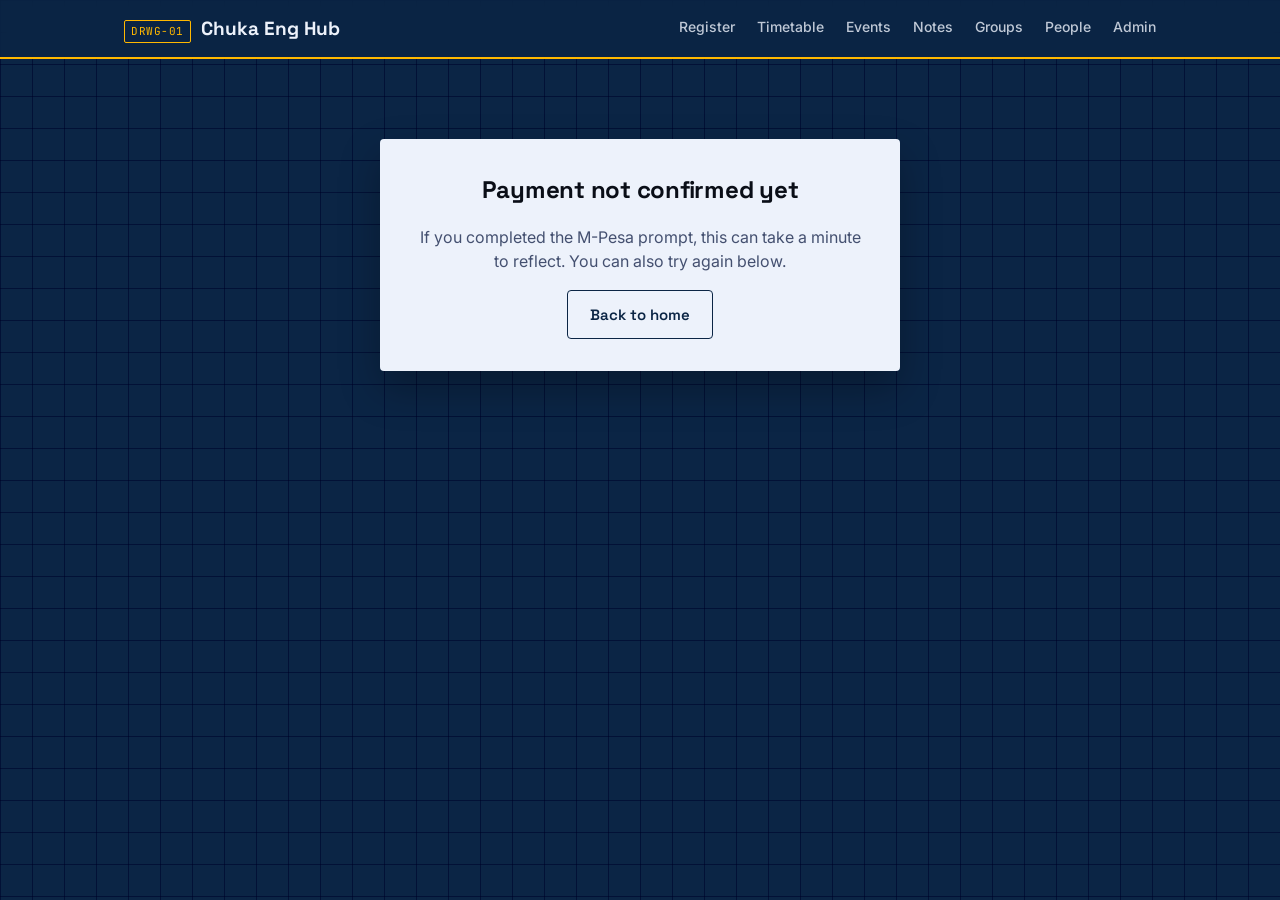
<file: success.html>
<!DOCTYPE html>
<html lang="en">
<head>
<meta charset="UTF-8">
<meta name="viewport" content="width=device-width, initial-scale=1.0">
<title>Payment status — Chuka Eng Hub</title>
<link rel="stylesheet" href="style.css">

<!-- PWA -->
<link rel="manifest" href="manifest.webmanifest">
<meta name="theme-color" content="#0B2545">
<link rel="icon" type="image/png" sizes="32x32" href="icons/favicon-32.png">
<link rel="icon" type="image/png" sizes="16x16" href="icons/favicon-16.png">
<link rel="apple-touch-icon" href="icons/apple-touch-icon.png">
<meta name="apple-mobile-web-app-capable" content="yes">
<meta name="apple-mobile-web-app-status-bar-style" content="black-translucent">
<meta name="apple-mobile-web-app-title" content="Chuka Hub">
</head>
<body>

<header class="title-block">
  <div class="title-block-inner">
    <div class="mark">
      <span class="drwg-no">DRWG-01</span>
      <span class="name">Chuka Eng Hub</span>
    </div>
    <nav>
      <a href="index.html">Register</a>
      <a href="timetable.html">Timetable</a>
      <a href="events.html">Events</a>
      <a href="notes.html">Notes</a>
      <a href="groups.html">Groups</a>
      <a href="personnel.html">People</a>
      <a href="admin.html">Admin</a>
    </nav>
  </div>
</header>

<main class="wrap">
  <section>
    <div class="panel" style="max-width:520px; margin:40px auto; text-align:center;">
      <div id="loading">
        <h2>Checking your payment...</h2>
        <p>This takes a few seconds — please don't close this page.</p>
      </div>
      <div id="ok" style="display:none;">
        <h2>You're activated 🎉</h2>
        <p>Automatic reminders, announcements, and check-ins are now switched on for your account.</p>
        <a class="btn btn-primary" href="index.html">Back to home</a>
      </div>
      <div id="fail" style="display:none;">
        <h2>Payment not confirmed yet</h2>
        <p>If you completed the M-Pesa prompt, this can take a minute to reflect. You can also try again below.</p>
        <a class="btn btn-ghost" href="index.html">Back to home</a>
      </div>
    </div>
  </section>
</main>

<script src="app.js"></script>
<script>
  // Pesapal redirects back here with ?OrderTrackingId=...&OrderMerchantReference=...
  const params = new URLSearchParams(window.location.search);
  const orderTrackingId = params.get("OrderTrackingId");

  async function checkStatus() {
    if (!orderTrackingId) {
      document.getElementById("loading").style.display = "none";
      document.getElementById("fail").style.display = "block";
      return;
    }
    try {
      const result = await callBackend("checkPaymentStatus", { orderTrackingId }, "GET");
      document.getElementById("loading").style.display = "none";
      if (result.success && result.status === "COMPLETED") {
        document.getElementById("ok").style.display = "block";
      } else {
        document.getElementById("fail").style.display = "block";
      }
    } catch (err) {
      document.getElementById("loading").style.display = "none";
      document.getElementById("fail").style.display = "block";
    }
  }

  checkStatus();
</script>
</body>
</html>
</file>
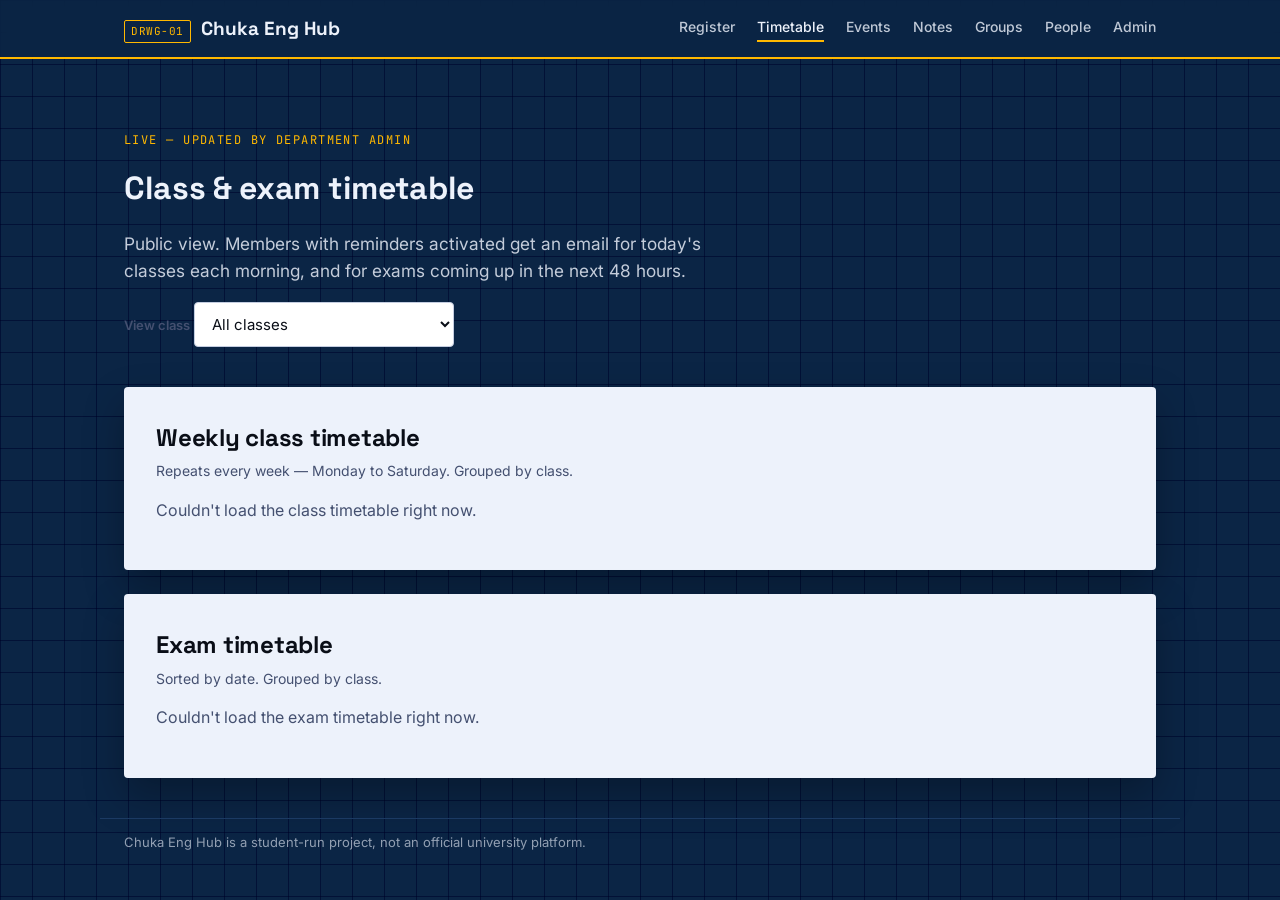
<file: timetable.html>
<!DOCTYPE html>
<html lang="en">
<head>
<meta charset="UTF-8">
<meta name="viewport" content="width=device-width, initial-scale=1.0">
<title>Timetable — Chuka Eng Hub</title>
<link rel="stylesheet" href="style.css">

<!-- PWA -->
<link rel="manifest" href="manifest.webmanifest">
<meta name="theme-color" content="#0B2545">
<link rel="icon" type="image/png" sizes="32x32" href="icons/favicon-32.png">
<link rel="icon" type="image/png" sizes="16x16" href="icons/favicon-16.png">
<link rel="apple-touch-icon" href="icons/apple-touch-icon.png">
<meta name="apple-mobile-web-app-capable" content="yes">
<meta name="apple-mobile-web-app-status-bar-style" content="black-translucent">
<meta name="apple-mobile-web-app-title" content="Chuka Hub">
</head>
<body>

<header class="title-block">
  <div class="title-block-inner">
    <div class="mark">
      <span class="drwg-no">DRWG-01</span>
      <span class="name">Chuka Eng Hub</span>
    </div>
    <nav>
      <a href="index.html">Register</a>
      <a href="timetable.html" class="active">Timetable</a>
      <a href="events.html">Events</a>
      <a href="notes.html">Notes</a>
      <a href="groups.html">Groups</a>
      <a href="personnel.html">People</a>
      <a href="admin.html">Admin</a>
    </nav>
  </div>
</header>

<main class="wrap">
  <section class="hero" style="padding-bottom:0;">
    <div class="field-label">Live — updated by department admin</div>
    <h1 style="font-size:2rem;">Class &amp; exam timetable</h1>
    <p class="lede">Public view. Members with reminders activated get an email for today's classes each morning, and for exams coming up in the next 48 hours.</p>
    <label for="tt-class-filter" style="display:inline-block; margin-top:6px;">View class</label>
    <select id="tt-class-filter" style="max-width:260px;"></select>
  </section>

  <section>
    <div class="panel">
      <h2 style="margin-bottom:4px;">Weekly class timetable</h2>
      <p style="margin-top:0; font-size:14px;">Repeats every week — Monday to Saturday. Grouped by class.</p>
      <div id="class-table-container"><p>Loading...</p></div>
    </div>

    <div class="panel" style="margin-top:24px;">
      <h2 style="margin-bottom:4px;">Exam timetable</h2>
      <p style="margin-top:0; font-size:14px;">Sorted by date. Grouped by class.</p>
      <div id="exam-table-container"><p>Loading...</p></div>
    </div>
  </section>
</main>

<footer class="wrap">
  <p>Chuka Eng Hub is a student-run project, not an official university platform.</p>
</footer>

<script src="app.js"></script>
<script>
  function classGroupTable(bucket, headHtml, rowHtml) {
    return `
      <h3 style="color:var(--ink); margin:18px 0 8px;">${bucket.label}</h3>
      <table>
        <thead><tr>${headHtml}</tr></thead>
        <tbody>${bucket.rows.map(rowHtml).join("")}</tbody>
      </table>
    `;
  }

  async function loadClassTimetable(classFilter = "") {
    const container = document.getElementById("class-table-container");
    try {
      const result = await callBackend("getClassTimetable", { class: classFilter }, "GET");
      const rows = (result.success && result.rows) ? result.rows : [];
      if (rows.length === 0) {
        container.innerHTML = `<p>No class timetable published yet${classFilter ? " for this class" : ""}.</p>`;
        return;
      }
      const head = `<th>Day</th><th>Unit code</th><th>Unit name</th><th>Time</th><th>Venue</th><th>Lecturer</th>`;
      const row = r => `
        <tr>
          <td>${r.day || ""}</td>
          <td class="unit-code">${r.unitCode || ""}</td>
          <td>${r.unitName || ""}</td>
          <td class="mono">${r.time || ""}</td>
          <td>${r.venue || ""}</td>
          <td>${r.lecturer || ""}</td>
        </tr>
      `;
      container.innerHTML = groupByClass(rows).map(b => classGroupTable(b, head, row)).join("");
    } catch (err) {
      container.innerHTML = `<p>Couldn't load the class timetable right now.</p>`;
    }
  }

  async function loadExamTimetable(classFilter = "") {
    const container = document.getElementById("exam-table-container");
    try {
      const result = await callBackend("getTimetable", { class: classFilter }, "GET");
      const rows = (result.success && result.rows) ? result.rows : [];
      if (rows.length === 0) {
        container.innerHTML = `<p>No exam entries published yet${classFilter ? " for this class" : ""}.</p>`;
        return;
      }
      const head = `<th>Unit code</th><th>Unit name</th><th>Date</th><th>Time</th><th>Venue</th><th>Notes</th>`;
      const row = r => `
        <tr>
          <td class="unit-code">${r.unitCode || ""}</td>
          <td>${r.unitName || ""}</td>
          <td class="mono">${formatDate(r.date)}</td>
          <td class="mono">${r.time || ""}</td>
          <td>${r.venue || ""}</td>
          <td>${r.notes || ""}</td>
        </tr>
      `;
      container.innerHTML = groupByClass(rows).map(b => classGroupTable(b, head, row)).join("");
    } catch (err) {
      container.innerHTML = `<p>Couldn't load the exam timetable right now.</p>`;
    }
  }

  async function initClassFilter() {
    const classes = await fetchClasses();
    const select = document.getElementById("tt-class-filter");
    populateClassSelect(select, classes, "filter");
    select.addEventListener("change", (e) => {
      loadClassTimetable(e.target.value);
      loadExamTimetable(e.target.value);
    });
  }

  initClassFilter();
  loadClassTimetable();
  loadExamTimetable();
</script>
</body>
</html>
</file>
<file: style.css>
/* ==========================================================================
   Chuka Eng Hub — visual identity: "engineering drawing / blueprint"
   Palette:
     --navy       #0B2545  (blueprint field)
     --navy-line  #1B3A63  (grid lines on blueprint)
     --paper      #EDF2FB  (drawing paper / card surface)
     --ink        #0A0E17  (primary text on paper)
     --amber      #FFB800  (accent, "hazard/measurement" marks)
     --signal     #3DDC84  (success / paid / active status)
     --alert      #FF5C5C  (errors, unpaid/inactive status)
   Type:
     Display: 'Space Grotesk' — technical, geometric, drawing-title feel
     Body:    'Inter'
     Data:    'JetBrains Mono' — unit codes, dates, timetable figures
   ========================================================================== */

@import url('https://fonts.googleapis.com/css2?family=Space+Grotesk:wght@500;600;700&family=Inter:wght@400;500;600&family=JetBrains+Mono:wght@400;500;700&display=swap');

:root {
  --navy: #0B2545;
  --navy-line: #1B3A63;
  --paper: #EDF2FB;
  --ink: #0A0E17;
  --ink-soft: #445070;
  --amber: #FFB800;
  --signal: #3DDC84;
  --alert: #FF5C5C;
  --radius: 4px;
  --max-width: 1080px;
}

* { box-sizing: border-box; }

html { scroll-behavior: smooth; }

@media (prefers-reduced-motion: reduce) {
  html { scroll-behavior: auto; }
  * { animation-duration: 0.001ms !important; transition-duration: 0.001ms !important; }
}

body {
  margin: 0;
  background:
    linear-gradient(var(--navy-line) 1px, transparent 1px) 0 0 / 32px 32px,
    linear-gradient(90deg, var(--navy-line) 1px, transparent 1px) 0 0 / 32px 32px,
    var(--navy);
  background-blend-mode: overlay, overlay, normal;
  color: var(--paper);
  font-family: 'Inter', sans-serif;
  line-height: 1.55;
  min-height: 100vh;
}

a { color: inherit; }

h1, h2, h3, .display {
  font-family: 'Space Grotesk', sans-serif;
  letter-spacing: -0.01em;
  margin: 0 0 0.4em;
}

.mono {
  font-family: 'JetBrains Mono', monospace;
}

.wrap {
  max-width: var(--max-width);
  margin: 0 auto;
  padding: 0 24px;
}

/* ---------- Title block (signature element) ----------
   Mimics an engineering drawing's title block: a bordered strip with
   labeled fields, used as the site header/status bar on every page. */

.title-block {
  border-bottom: 2px solid var(--amber);
  background: rgba(11, 37, 69, 0.85);
  backdrop-filter: blur(6px);
  position: sticky;
  top: 0;
  z-index: 20;
}

.title-block-inner {
  max-width: var(--max-width);
  margin: 0 auto;
  padding: 14px 24px;
  display: flex;
  align-items: center;
  justify-content: space-between;
  flex-wrap: wrap;
  gap: 12px;
}

.title-block .mark {
  display: flex;
  align-items: baseline;
  gap: 10px;
}

.title-block .mark .drwg-no {
  font-family: 'JetBrains Mono', monospace;
  font-size: 11px;
  color: var(--amber);
  border: 1px solid var(--amber);
  padding: 2px 6px;
  border-radius: 2px;
  letter-spacing: 0.05em;
}

.title-block .mark .name {
  font-family: 'Space Grotesk', sans-serif;
  font-weight: 700;
  font-size: 19px;
}

.title-block nav {
  display: flex;
  gap: 22px;
  font-size: 14px;
  font-weight: 500;
}

.title-block nav a {
  text-decoration: none;
  color: var(--paper);
  opacity: 0.8;
  border-bottom: 2px solid transparent;
  padding-bottom: 2px;
}

.title-block nav a:hover,
.title-block nav a.active {
  opacity: 1;
  border-bottom-color: var(--amber);
}

/* ---------- Hero ---------- */

.hero {
  padding: 72px 0 48px;
}

.hero .field-label {
  font-family: 'JetBrains Mono', monospace;
  font-size: 12px;
  letter-spacing: 0.12em;
  text-transform: uppercase;
  color: var(--amber);
  margin-bottom: 14px;
}

.hero h1 {
  font-size: clamp(2rem, 5vw, 3.2rem);
  max-width: 18ch;
}

.hero p.lede {
  max-width: 56ch;
  color: rgba(237, 242, 251, 0.82);
  font-size: 1.08rem;
}

.hero-specs {
  display: grid;
  grid-template-columns: repeat(auto-fit, minmax(140px, 1fr));
  gap: 1px;
  background: var(--navy-line);
  border: 1px solid var(--navy-line);
  margin-top: 36px;
  max-width: 640px;
}

.hero-specs div {
  background: rgba(11, 37, 69, 0.9);
  padding: 14px 16px;
}

.hero-specs .k {
  font-family: 'JetBrains Mono', monospace;
  font-size: 10px;
  letter-spacing: 0.08em;
  text-transform: uppercase;
  color: var(--amber);
  display: block;
  margin-bottom: 6px;
}

.hero-specs .v {
  font-family: 'Space Grotesk', sans-serif;
  font-weight: 600;
  font-size: 1rem;
}

/* ---------- Cards / panels (drawing paper) ---------- */

.panel {
  background: var(--paper);
  color: var(--ink);
  border-radius: var(--radius);
  padding: 32px;
  box-shadow: 0 18px 40px rgba(0,0,0,0.28);
}

.panel h2 { color: var(--ink); }
.panel p { color: var(--ink-soft); }

section {
  padding: 40px 0;
}

/* ---------- Forms ---------- */

label {
  display: block;
  font-size: 13px;
  font-weight: 600;
  margin: 16px 0 6px;
  color: var(--ink-soft);
}

label:first-of-type { margin-top: 0; }

input, select, textarea {
  width: 100%;
  padding: 11px 13px;
  border: 1.5px solid #C4CDE0;
  border-radius: var(--radius);
  font-family: 'Inter', sans-serif;
  font-size: 15px;
  background: #fff;
  color: var(--ink);
}

input:focus, select:focus, textarea:focus {
  outline: 2px solid var(--navy);
  outline-offset: 1px;
  border-color: var(--navy);
}

textarea { resize: vertical; min-height: 90px; }

.btn {
  display: inline-flex;
  align-items: center;
  gap: 8px;
  border: none;
  border-radius: var(--radius);
  padding: 12px 22px;
  font-family: 'Space Grotesk', sans-serif;
  font-weight: 600;
  font-size: 15px;
  cursor: pointer;
  text-decoration: none;
}

.btn-primary {
  background: var(--amber);
  color: var(--ink);
}
.btn-primary:hover { background: #ffc633; }

.btn-ghost {
  background: transparent;
  border: 1.5px solid var(--navy);
  color: var(--navy);
}
.btn-ghost:hover { background: rgba(11,37,69,0.06); }

.btn-block { width: 100%; justify-content: center; margin-top: 22px; }

.btn:disabled { opacity: 0.6; cursor: not-allowed; }

/* ---------- Status pills ---------- */

.pill {
  display: inline-block;
  font-family: 'JetBrains Mono', monospace;
  font-size: 11px;
  letter-spacing: 0.05em;
  text-transform: uppercase;
  padding: 3px 9px;
  border-radius: 20px;
}
.pill-free { background: #E4E9F5; color: var(--ink-soft); }
.pill-paid { background: rgba(61, 220, 132, 0.15); color: #1D8A52; }

/* ---------- Tables (timetable / events) ---------- */

table {
  width: 100%;
  border-collapse: collapse;
  font-size: 14.5px;
}

th {
  text-align: left;
  font-family: 'JetBrains Mono', monospace;
  font-size: 11px;
  letter-spacing: 0.06em;
  text-transform: uppercase;
  color: var(--ink-soft);
  border-bottom: 2px solid var(--navy);
  padding: 10px 8px;
}

td {
  padding: 12px 8px;
  border-bottom: 1px solid #DCE3F0;
  color: var(--ink);
}

tr:last-child td { border-bottom: none; }

.unit-code {
  font-family: 'JetBrains Mono', monospace;
  font-weight: 700;
  color: var(--navy);
}

/* ---------- Feature grid ---------- */

.grid-3 {
  display: grid;
  grid-template-columns: repeat(auto-fit, minmax(230px, 1fr));
  gap: 20px;
  margin-top: 8px;
}

.feature {
  border: 1px solid var(--navy-line);
  background: rgba(237, 242, 251, 0.04);
  border-radius: var(--radius);
  padding: 22px;
}

.feature .num {
  font-family: 'JetBrains Mono', monospace;
  color: var(--amber);
  font-size: 12px;
  margin-bottom: 10px;
  display: block;
}

.feature h3 { font-size: 1.05rem; margin-bottom: 6px; }
.feature p { color: rgba(237,242,251,0.75); font-size: 0.94rem; margin: 0; }

/* ---------- Personnel avatars ---------- */

.avatar {
  width: 76px;
  height: 76px;
  border-radius: 50%;
  object-fit: cover;
  background: #DCE3F0;
  border: 2px solid var(--navy);
  display: block;
  margin-bottom: 12px;
}

.avatar-placeholder {
  width: 76px;
  height: 76px;
  border-radius: 50%;
  background: var(--navy);
  color: var(--amber);
  display: flex;
  align-items: center;
  justify-content: center;
  font-family: 'Space Grotesk', sans-serif;
  font-weight: 700;
  font-size: 22px;
  margin-bottom: 12px;
}

.contact-row {
  font-size: 13px;
  color: rgba(237,242,251,0.75);
  margin: 2px 0;
}

/* ---------- Copy-link box ---------- */

.copy-box {
  display: flex;
  gap: 8px;
  margin-top: 10px;
}

.copy-box input {
  flex: 1;
  font-family: 'JetBrains Mono', monospace;
  font-size: 13px;
  background: #F3F6FC;
}

/* ---------- Group progress bar ---------- */

.group-progress {
  height: 6px;
  border-radius: 3px;
  background: #DCE3F0;
  overflow: hidden;
  margin: 10px 0 4px;
}

.group-progress-fill {
  height: 100%;
  background: var(--amber);
}

.group-progress-fill.full {
  background: var(--alert);
}

footer {
  border-top: 1px solid var(--navy-line);
  margin-top: 60px;
  padding: 28px 0 40px;
  font-size: 13px;
  color: rgba(237,242,251,0.6);
}

footer a { text-decoration: underline; }

.support-note {
  font-size: 12.5px;
  color: rgba(237,242,251,0.55);
  margin-top: 6px;
  max-width: 60ch;
}

/* ---------- Utility ---------- */

.msg {
  padding: 12px 14px;
  border-radius: var(--radius);
  font-size: 14px;
  margin-top: 16px;
  display: none;
}
.msg.show { display: block; }
.msg-ok { background: rgba(61,220,132,0.12); color: #1D8A52; border: 1px solid rgba(61,220,132,0.4); }
.msg-err { background: rgba(255,92,92,0.1); color: #B23A3A; border: 1px solid rgba(255,92,92,0.4); }

.two-col {
  display: grid;
  grid-template-columns: 1.1fr 1fr;
  gap: 40px;
  align-items: start;
}

@media (max-width: 820px) {
  .two-col { grid-template-columns: 1fr; }
  .title-block nav { gap: 14px; font-size: 13px; }
}
</file>
